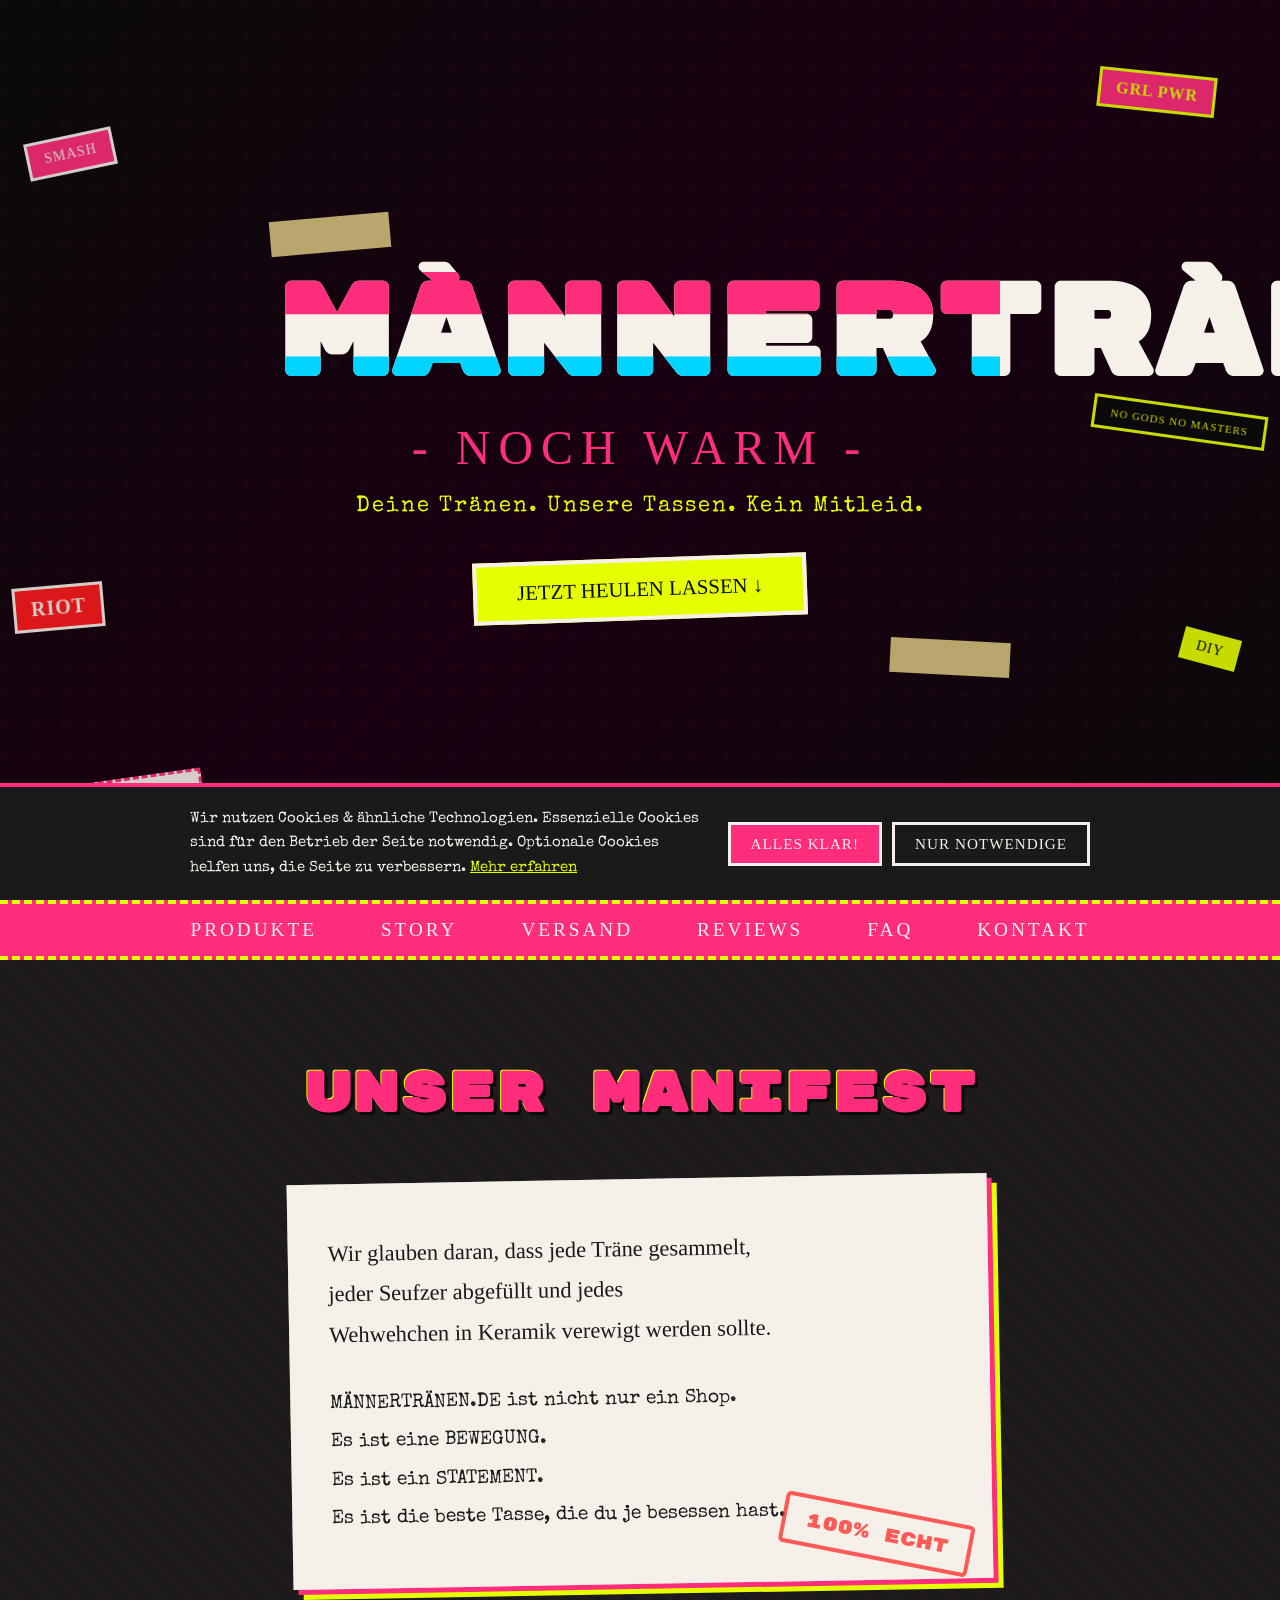
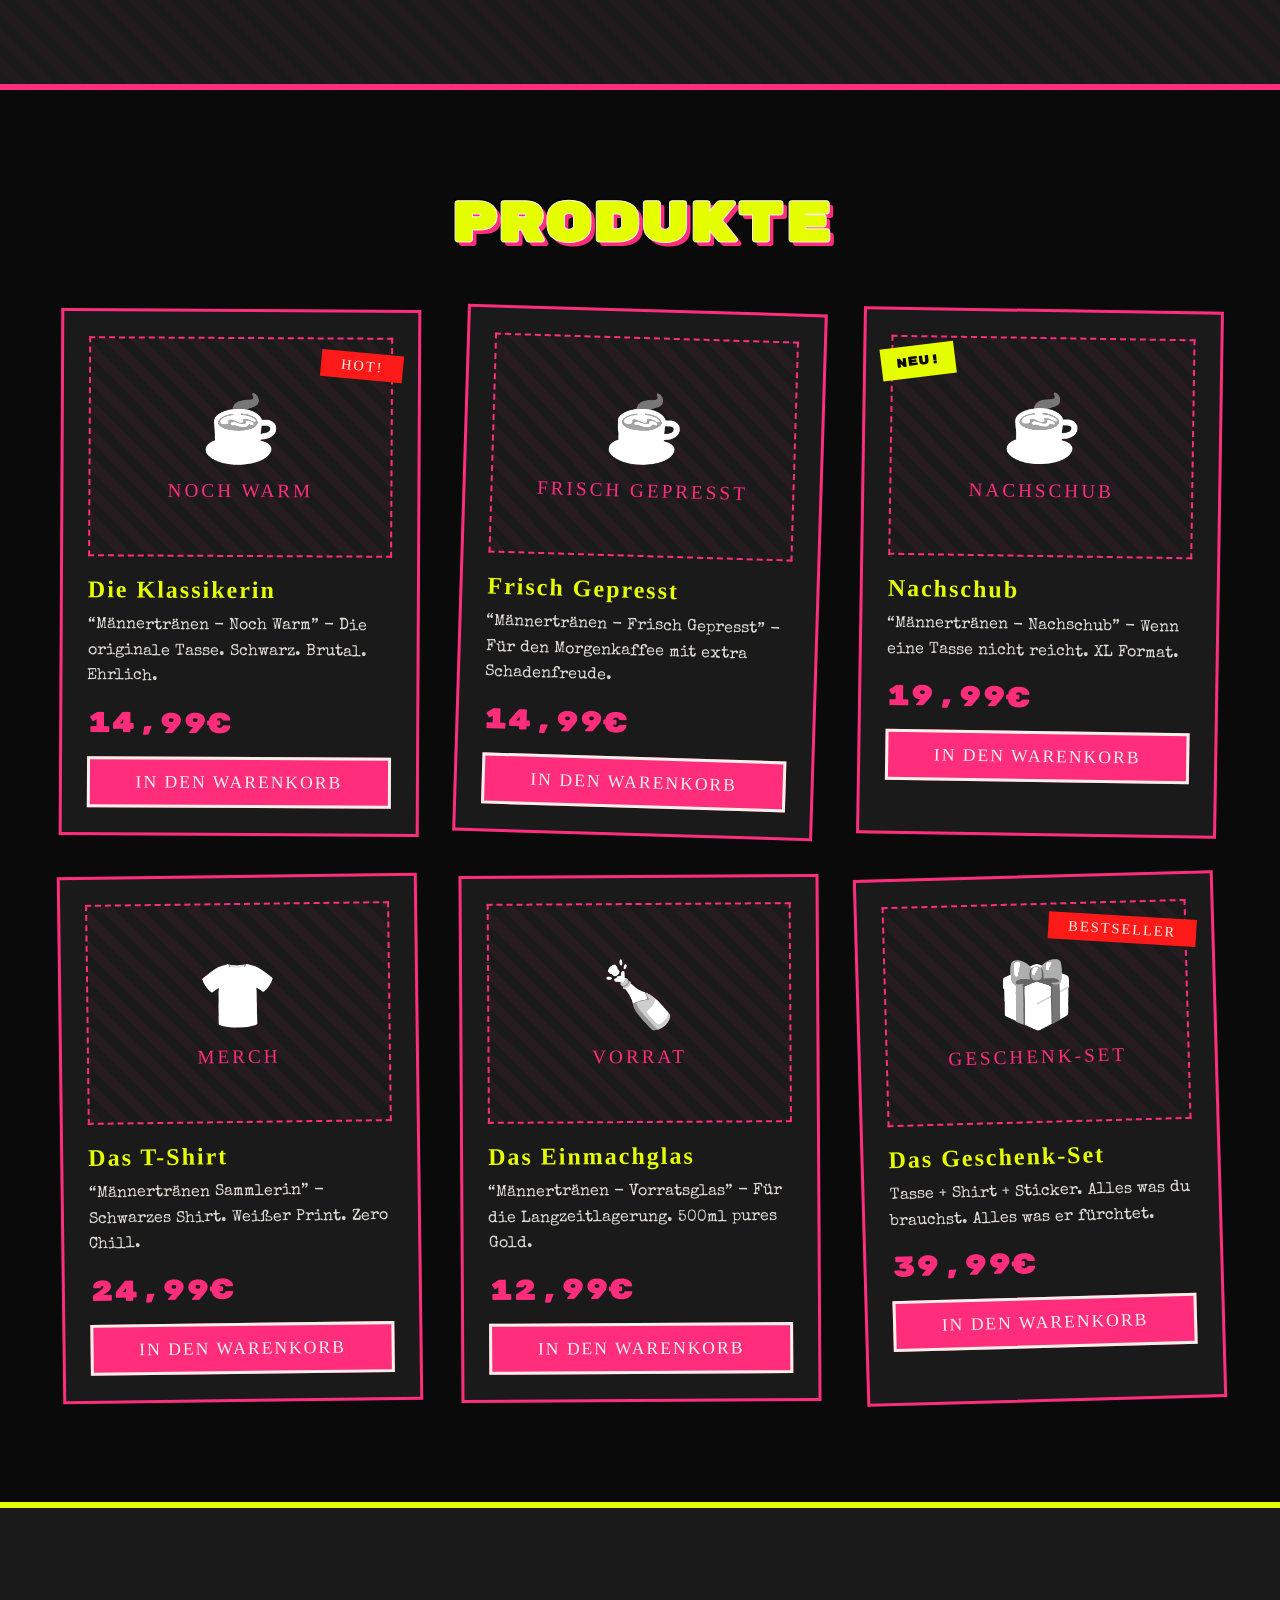
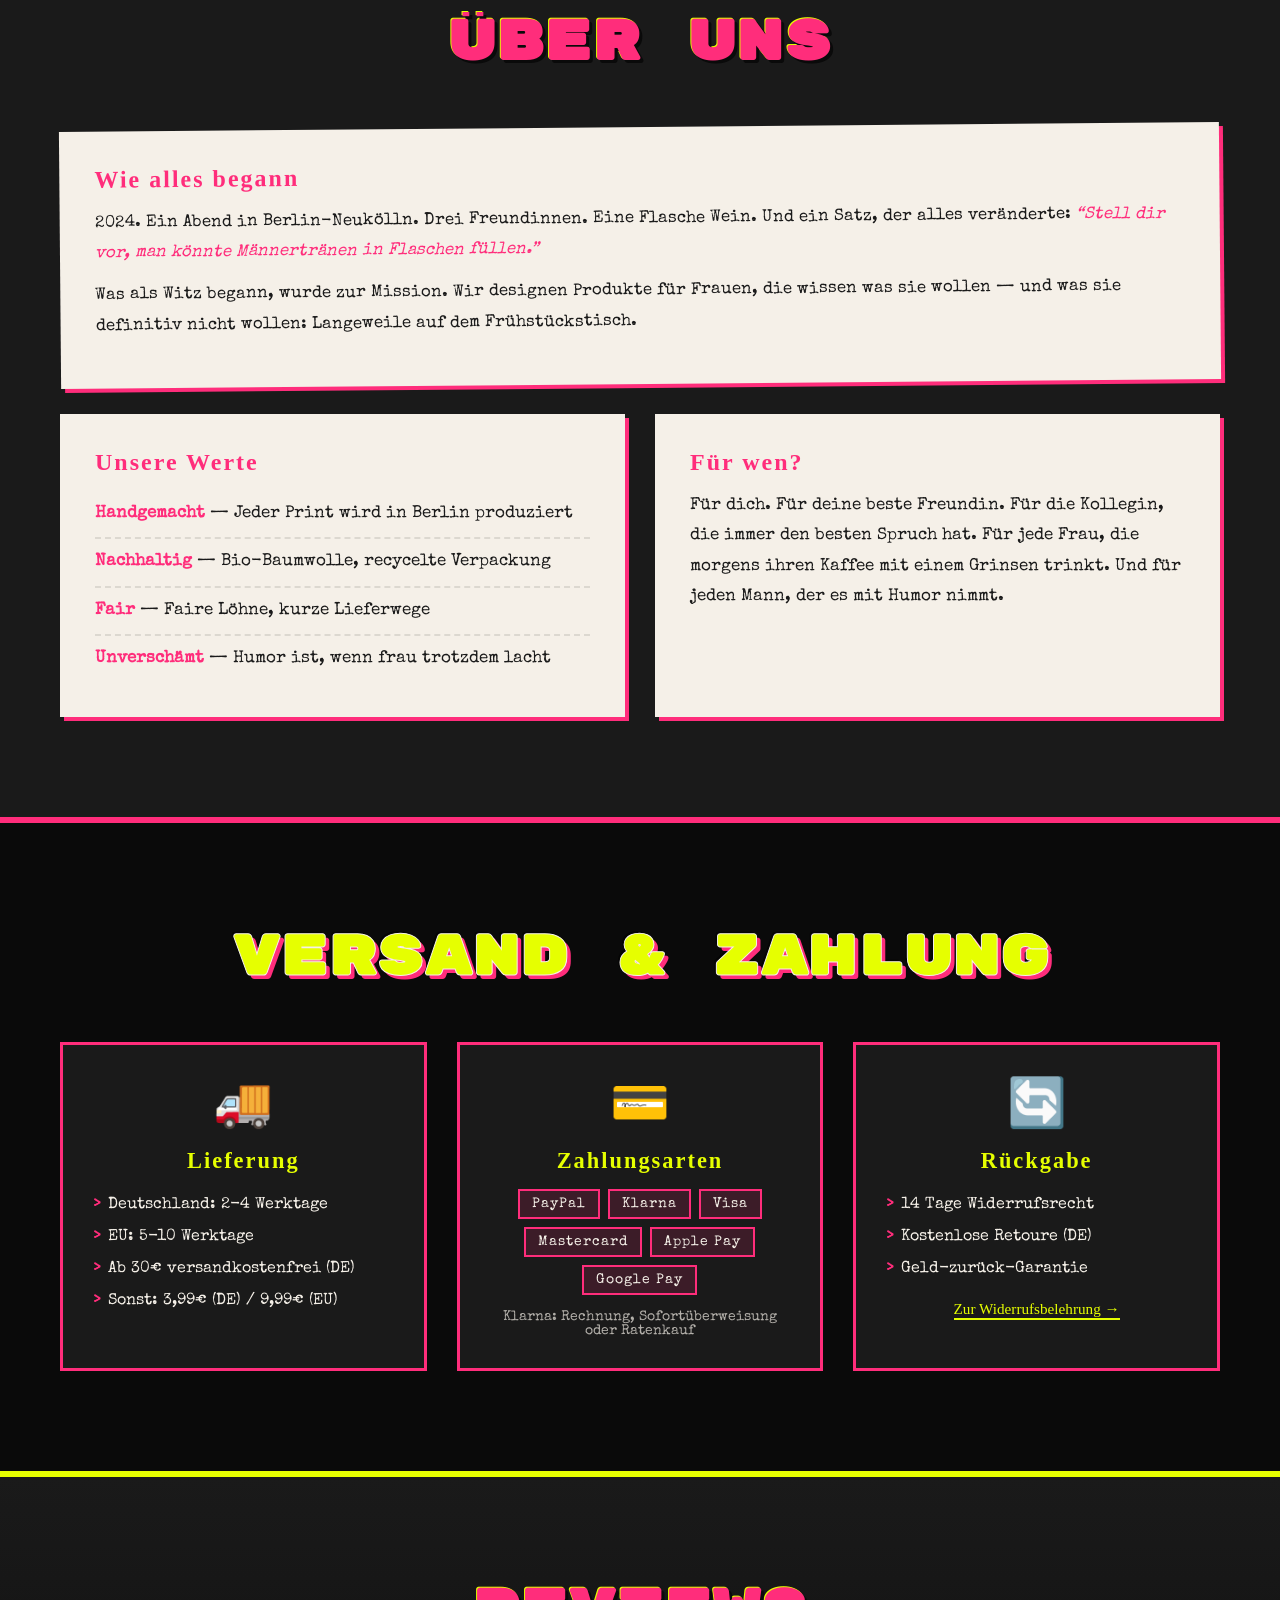
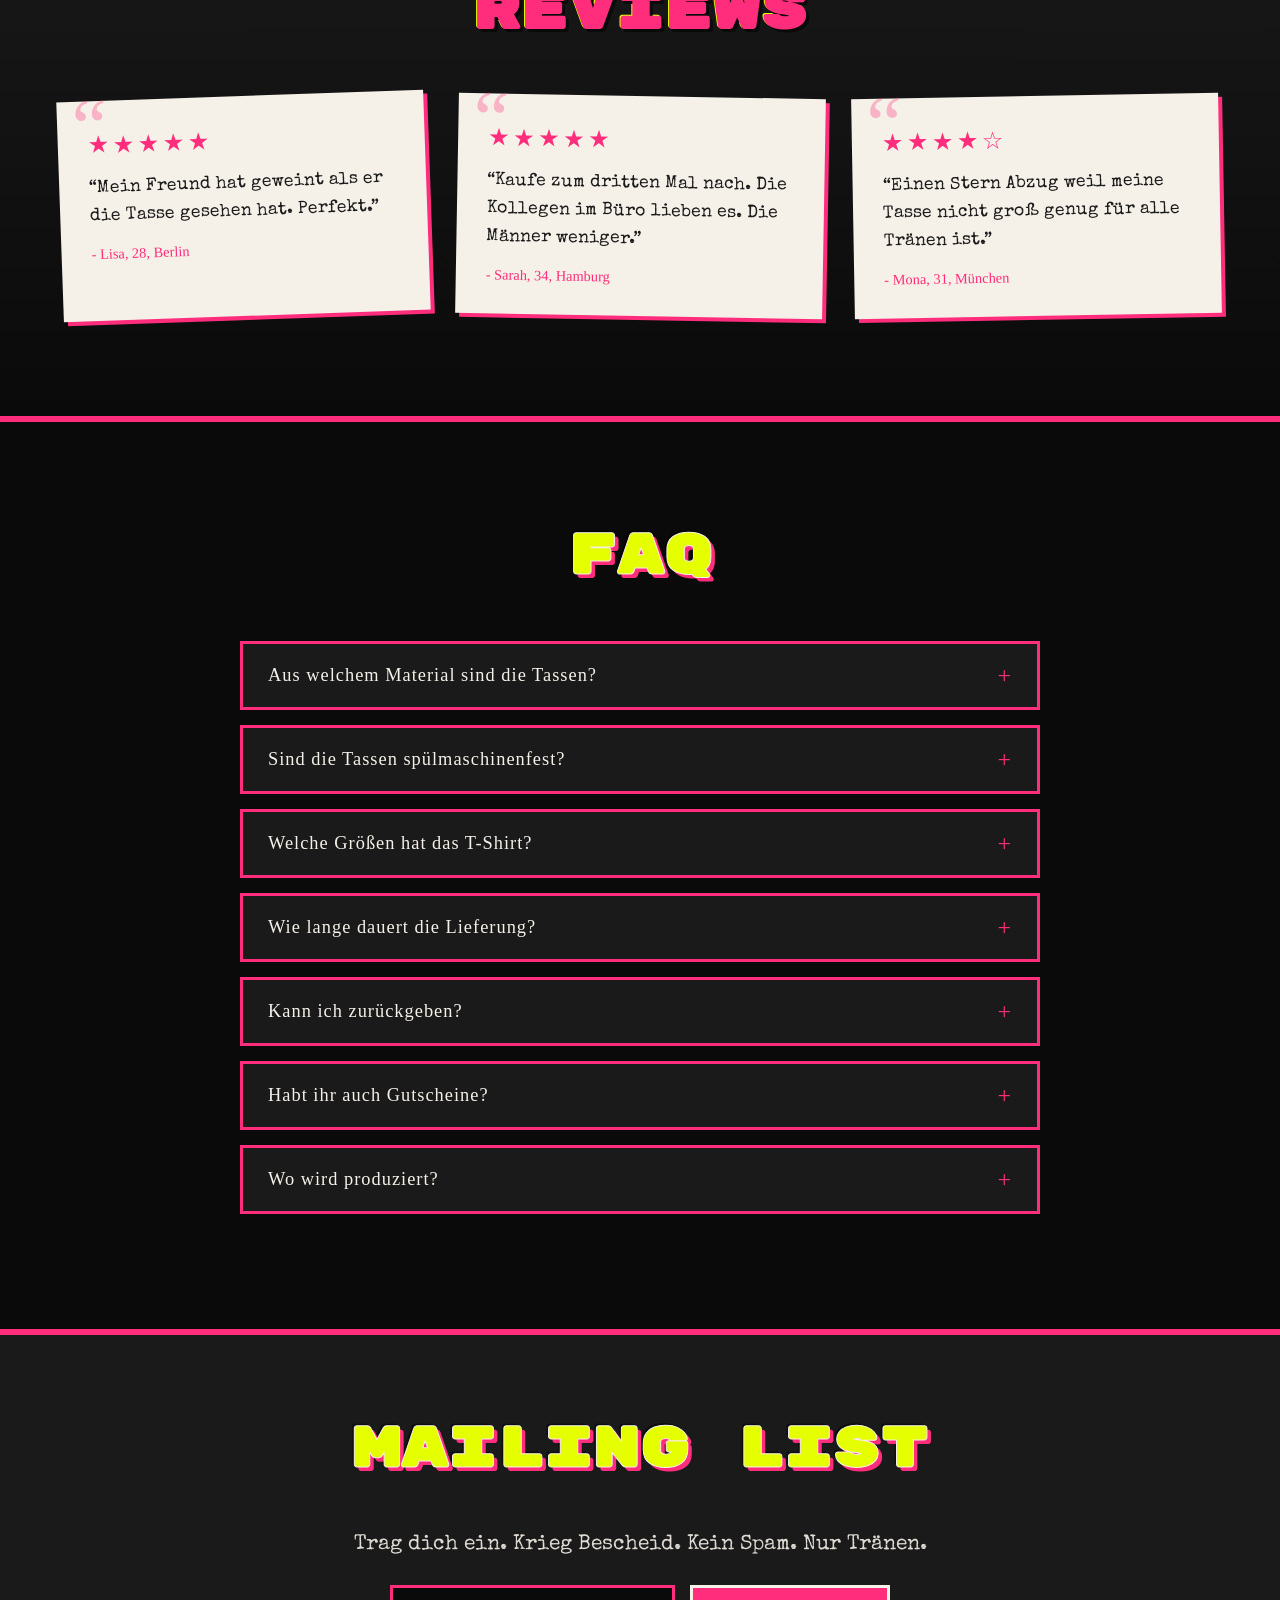
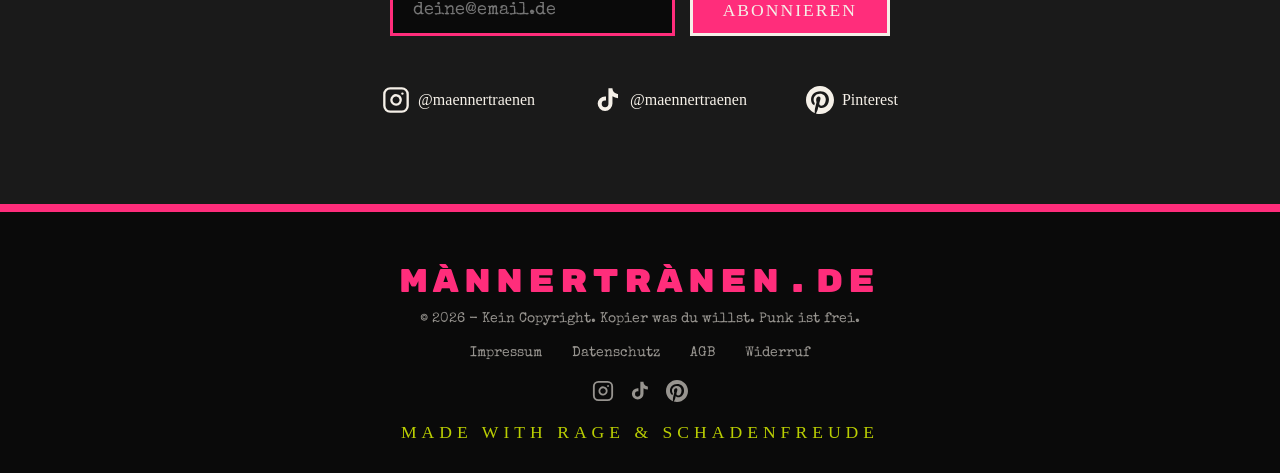
<file: index.html>
<!DOCTYPE html>
<html lang="de">
<head>
    <meta charset="UTF-8">
    <meta name="viewport" content="width=device-width, initial-scale=1.0">
    <title>M&Auml;NNERTR&Auml;NEN.DE - Noch Warm | Tassen, Merch &amp; mehr</title>
    <meta name="description" content="M&auml;nnertr&auml;nen - Noch Warm. Tassen, T-Shirts und Geschenke f&uuml;r alle, die keinen Bock auf Mitleid haben. Punk-Style Merch aus Berlin.">
    <meta name="keywords" content="M&auml;nnertr&auml;nen, Tassen, Merch, Geschenk, Punk, Berlin, feminismus, lustige Tassen">

    <!-- Open Graph / Social -->
    <meta property="og:type" content="website">
    <meta property="og:title" content="M&Auml;NNERTR&Auml;NEN.DE - Noch Warm">
    <meta property="og:description" content="Deine Tr&auml;nen. Unsere Tassen. Kein Mitleid. Punk-Style Merch aus Berlin.">
    <meta property="og:url" content="https://maennertraenen.de">
    <meta property="og:site_name" content="M&auml;nnertr&auml;nen.de">
    <meta property="og:locale" content="de_DE">

    <!-- Twitter -->
    <meta name="twitter:card" content="summary_large_image">
    <meta name="twitter:title" content="M&Auml;NNERTR&Auml;NEN.DE - Noch Warm">
    <meta name="twitter:description" content="Deine Tr&auml;nen. Unsere Tassen. Kein Mitleid.">

    <link rel="icon" type="image/svg+xml" href="favicon.svg">
    <link rel="canonical" href="https://maennertraenen.de">
    <link rel="stylesheet" href="style.css">
    <link rel="preconnect" href="https://fonts.googleapis.com">
    <link rel="preconnect" href="https://fonts.gstatic.com" crossorigin>
    <link href="https://fonts.googleapis.com/css2?family=Permanent+Marker&family=Special+Elite&family=Rubik+Mono+One&display=swap" rel="stylesheet">
</head>
<body>
    <!-- COOKIE BANNER -->
    <div id="cookie-banner" class="cookie-banner" role="dialog" aria-label="Cookie-Hinweis">
        <div class="cookie-inner">
            <p class="cookie-text">
                Wir nutzen Cookies &amp; &auml;hnliche Technologien. Essenzielle Cookies sind f&uuml;r den Betrieb der
                Seite notwendig. Optionale Cookies helfen uns, die Seite zu verbessern.
                <a href="datenschutz.html">Mehr erfahren</a>
            </p>
            <div class="cookie-buttons">
                <button id="cookie-accept-all" class="cookie-btn cookie-btn-accept">ALLES KLAR!</button>
                <button id="cookie-essentials" class="cookie-btn cookie-btn-essentials">NUR NOTWENDIGE</button>
            </div>
        </div>
    </div>

    <!-- RIOT GRRRL ZINE-STYLE STICKERS scattered around -->
    <div class="sticker sticker-1" aria-hidden="true">SMASH</div>
    <div class="sticker sticker-2" aria-hidden="true">NO GODS NO MASTERS</div>
    <div class="sticker sticker-3" aria-hidden="true">RIOT</div>
    <div class="sticker sticker-4" aria-hidden="true">DIY</div>
    <div class="sticker sticker-5" aria-hidden="true">PUNK'S NOT DEAD</div>
    <div class="sticker sticker-6" aria-hidden="true">GRL PWR</div>

    <!-- HEADER -->
    <header class="hero">
        <div class="hero-inner">
            <div class="tape tape-left" aria-hidden="true"></div>
            <div class="tape tape-right" aria-hidden="true"></div>
            <h1 class="glitch" data-text="M&Auml;NNERTR&Auml;NEN">M&Auml;NNERTR&Auml;NEN</h1>
            <p class="tagline">- NOCH WARM -</p>
            <p class="subtitle">Deine Tr&auml;nen. Unsere Tassen. Kein Mitleid.</p>
            <a href="#produkte" class="cta-btn">JETZT HEULEN LASSEN &darr;</a>
        </div>
    </header>

    <!-- NAV -->
    <nav class="punk-nav">
        <button class="nav-toggle" id="nav-toggle" aria-label="Menu" aria-expanded="false">
            <span></span>
            <span></span>
            <span></span>
        </button>
        <ul id="nav-menu">
            <li><a href="#produkte">PRODUKTE</a></li>
            <li><a href="#story">STORY</a></li>
            <li><a href="#versand">VERSAND</a></li>
            <li><a href="#reviews">REVIEWS</a></li>
            <li><a href="#faq">FAQ</a></li>
            <li><a href="#kontakt">KONTAKT</a></li>
        </ul>
    </nav>

    <!-- MANIFEST -->
    <section id="manifest" class="manifest-section">
        <div class="container">
            <h2 class="section-title torn">UNSER MANIFEST</h2>
            <div class="zine-page">
                <p class="handwritten">Wir glauben daran, dass jede Tr&auml;ne gesammelt,<br>
                jeder Seufzer abgef&uuml;llt und jedes<br>
                Wehwehchen in Keramik verewigt werden sollte.</p>
                <p class="typewriter">M&Auml;NNERTR&Auml;NEN.DE ist nicht nur ein Shop.<br>
                Es ist eine BEWEGUNG.<br>
                Es ist ein STATEMENT.<br>
                Es ist die beste Tasse, die du je besessen hast.</p>
                <div class="stamp" aria-hidden="true">100% ECHT</div>
            </div>
        </div>
    </section>

    <!-- PRODUKTE -->
    <section id="produkte" class="products-section">
        <div class="container">
            <h2 class="section-title spray">PRODUKTE</h2>
            <div class="product-grid">

                <!-- Product 1 -->
                <div class="product-card" data-name="Die Klassikerin" data-price="14.99">
                    <div class="product-img-wrapper">
                        <div class="product-placeholder mug-1">
                            <span class="mug-icon">&#9749;</span>
                            <span class="mug-label">NOCH WARM</span>
                        </div>
                        <div class="sold-tape" aria-hidden="true">HOT!</div>
                    </div>
                    <h3>Die Klassikerin</h3>
                    <p class="product-desc">&ldquo;M&auml;nnertr&auml;nen - Noch Warm&rdquo; - Die originale Tasse. Schwarz. Brutal. Ehrlich.</p>
                    <p class="price">14,99&euro;</p>
                    <button class="buy-btn" type="button">IN DEN WARENKORB</button>
                </div>

                <!-- Product 2 -->
                <div class="product-card" data-name="Frisch Gepresst" data-price="14.99">
                    <div class="product-img-wrapper">
                        <div class="product-placeholder mug-2">
                            <span class="mug-icon">&#9749;</span>
                            <span class="mug-label">FRISCH GEPRESST</span>
                        </div>
                    </div>
                    <h3>Frisch Gepresst</h3>
                    <p class="product-desc">&ldquo;M&auml;nnertr&auml;nen - Frisch Gepresst&rdquo; - F&uuml;r den Morgenkaffee mit extra Schadenfreude.</p>
                    <p class="price">14,99&euro;</p>
                    <button class="buy-btn" type="button">IN DEN WARENKORB</button>
                </div>

                <!-- Product 3 -->
                <div class="product-card" data-name="Nachschub XL" data-price="19.99">
                    <div class="product-img-wrapper">
                        <div class="product-placeholder mug-3">
                            <span class="mug-icon">&#9749;</span>
                            <span class="mug-label">NACHSCHUB</span>
                        </div>
                        <div class="new-badge" aria-hidden="true">NEU!</div>
                    </div>
                    <h3>Nachschub</h3>
                    <p class="product-desc">&ldquo;M&auml;nnertr&auml;nen - Nachschub&rdquo; - Wenn eine Tasse nicht reicht. XL Format.</p>
                    <p class="price">19,99&euro;</p>
                    <button class="buy-btn" type="button">IN DEN WARENKORB</button>
                </div>

                <!-- Product 4 -->
                <div class="product-card" data-name="Das T-Shirt" data-price="24.99">
                    <div class="product-img-wrapper">
                        <div class="product-placeholder mug-4">
                            <span class="mug-icon">&#128085;</span>
                            <span class="mug-label">MERCH</span>
                        </div>
                    </div>
                    <h3>Das T-Shirt</h3>
                    <p class="product-desc">&ldquo;M&auml;nnertr&auml;nen Sammlerin&rdquo; - Schwarzes Shirt. Wei&szlig;er Print. Zero Chill.</p>
                    <p class="price">24,99&euro;</p>
                    <button class="buy-btn" type="button">IN DEN WARENKORB</button>
                </div>

                <!-- Product 5 -->
                <div class="product-card" data-name="Das Einmachglas" data-price="12.99">
                    <div class="product-img-wrapper">
                        <div class="product-placeholder mug-5">
                            <span class="mug-icon">&#127870;</span>
                            <span class="mug-label">VORRAT</span>
                        </div>
                    </div>
                    <h3>Das Einmachglas</h3>
                    <p class="product-desc">&ldquo;M&auml;nnertr&auml;nen - Vorratsglas&rdquo; - F&uuml;r die Langzeitlagerung. 500ml pures Gold.</p>
                    <p class="price">12,99&euro;</p>
                    <button class="buy-btn" type="button">IN DEN WARENKORB</button>
                </div>

                <!-- Product 6 -->
                <div class="product-card" data-name="Das Geschenk-Set" data-price="39.99">
                    <div class="product-img-wrapper">
                        <div class="product-placeholder mug-6">
                            <span class="mug-icon">&#127873;</span>
                            <span class="mug-label">GESCHENK-SET</span>
                        </div>
                        <div class="sold-tape" aria-hidden="true">BESTSELLER</div>
                    </div>
                    <h3>Das Geschenk-Set</h3>
                    <p class="product-desc">Tasse + Shirt + Sticker. Alles was du brauchst. Alles was er f&uuml;rchtet.</p>
                    <p class="price">39,99&euro;</p>
                    <button class="buy-btn" type="button">IN DEN WARENKORB</button>
                </div>

            </div>
        </div>
    </section>

    <!-- &Uuml;BER UNS / BRAND STORY -->
    <section id="story" class="story-section">
        <div class="container">
            <h2 class="section-title torn">&Uuml;BER UNS</h2>
            <div class="story-grid">
                <div class="story-card story-card-main">
                    <h3>Wie alles begann</h3>
                    <p>
                        2024. Ein Abend in Berlin-Neuk&ouml;lln. Drei Freundinnen. Eine Flasche Wein.
                        Und ein Satz, der alles ver&auml;nderte: <em>&ldquo;Stell dir vor, man k&ouml;nnte
                        M&auml;nnertr&auml;nen in Flaschen f&uuml;llen.&rdquo;</em>
                    </p>
                    <p>
                        Was als Witz begann, wurde zur Mission. Wir designen Produkte f&uuml;r Frauen,
                        die wissen was sie wollen &mdash; und was sie definitiv nicht wollen: Langeweile
                        auf dem Fr&uuml;hst&uuml;ckstisch.
                    </p>
                </div>
                <div class="story-card">
                    <h3>Unsere Werte</h3>
                    <ul class="values-list">
                        <li><strong>Handgemacht</strong> &mdash; Jeder Print wird in Berlin produziert</li>
                        <li><strong>Nachhaltig</strong> &mdash; Bio-Baumwolle, recycelte Verpackung</li>
                        <li><strong>Fair</strong> &mdash; Faire L&ouml;hne, kurze Lieferwege</li>
                        <li><strong>Unversch&auml;mt</strong> &mdash; Humor ist, wenn frau trotzdem lacht</li>
                    </ul>
                </div>
                <div class="story-card">
                    <h3>F&uuml;r wen?</h3>
                    <p>
                        F&uuml;r dich. F&uuml;r deine beste Freundin. F&uuml;r die Kollegin, die immer
                        den besten Spruch hat. F&uuml;r jede Frau, die morgens ihren Kaffee mit einem
                        Grinsen trinkt. Und f&uuml;r jeden Mann, der es mit Humor nimmt.
                    </p>
                </div>
            </div>
        </div>
    </section>

    <!-- VERSAND & ZAHLUNG -->
    <section id="versand" class="shipping-section">
        <div class="container">
            <h2 class="section-title spray">VERSAND &amp; ZAHLUNG</h2>
            <div class="shipping-grid">
                <div class="shipping-card">
                    <div class="shipping-icon">&#128666;</div>
                    <h3>Lieferung</h3>
                    <ul>
                        <li>Deutschland: 2-4 Werktage</li>
                        <li>EU: 5-10 Werktage</li>
                        <li>Ab 30&euro; versandkostenfrei (DE)</li>
                        <li>Sonst: 3,99&euro; (DE) / 9,99&euro; (EU)</li>
                    </ul>
                </div>
                <div class="shipping-card">
                    <div class="shipping-icon">&#128179;</div>
                    <h3>Zahlungsarten</h3>
                    <div class="payment-methods">
                        <span class="payment-badge">PayPal</span>
                        <span class="payment-badge">Klarna</span>
                        <span class="payment-badge">Visa</span>
                        <span class="payment-badge">Mastercard</span>
                        <span class="payment-badge">Apple Pay</span>
                        <span class="payment-badge">Google Pay</span>
                    </div>
                    <p class="payment-note">Klarna: Rechnung, Sofort&uuml;berweisung oder Ratenkauf</p>
                </div>
                <div class="shipping-card">
                    <div class="shipping-icon">&#128260;</div>
                    <h3>R&uuml;ckgabe</h3>
                    <ul>
                        <li>14 Tage Widerrufsrecht</li>
                        <li>Kostenlose Retoure (DE)</li>
                        <li>Geld-zur&uuml;ck-Garantie</li>
                    </ul>
                    <a href="widerruf.html" class="shipping-link">Zur Widerrufsbelehrung &rarr;</a>
                </div>
            </div>
        </div>
    </section>

    <!-- REVIEWS -->
    <section id="reviews" class="reviews-section">
        <div class="container">
            <h2 class="section-title torn">REVIEWS</h2>
            <div class="reviews-grid">
                <div class="review-card">
                    <div class="review-stars">&#9733;&#9733;&#9733;&#9733;&#9733;</div>
                    <p class="review-text">&ldquo;Mein Freund hat geweint als er die Tasse gesehen hat. Perfekt.&rdquo;</p>
                    <p class="review-author">- Lisa, 28, Berlin</p>
                </div>
                <div class="review-card">
                    <div class="review-stars">&#9733;&#9733;&#9733;&#9733;&#9733;</div>
                    <p class="review-text">&ldquo;Kaufe zum dritten Mal nach. Die Kollegen im B&uuml;ro lieben es. Die M&auml;nner weniger.&rdquo;</p>
                    <p class="review-author">- Sarah, 34, Hamburg</p>
                </div>
                <div class="review-card">
                    <div class="review-stars">&#9733;&#9733;&#9733;&#9733;&#9734;</div>
                    <p class="review-text">&ldquo;Einen Stern Abzug weil meine Tasse nicht gro&szlig; genug f&uuml;r alle Tr&auml;nen ist.&rdquo;</p>
                    <p class="review-author">- Mona, 31, M&uuml;nchen</p>
                </div>
            </div>
        </div>
    </section>

    <!-- FAQ -->
    <section id="faq" class="faq-section">
        <div class="container">
            <h2 class="section-title spray">FAQ</h2>
            <div class="faq-list">
                <details class="faq-item">
                    <summary>Aus welchem Material sind die Tassen?</summary>
                    <p>Hochwertige Keramik, 330ml Fassungsverm&ouml;gen (XL: 450ml). Der Print ist sp&uuml;lmaschinenfest und mikrowellengeeignet. Deine Tr&auml;nen bleiben also auch nach dem 100. Sp&uuml;lgang noch warm.</p>
                </details>
                <details class="faq-item">
                    <summary>Sind die Tassen sp&uuml;lmaschinenfest?</summary>
                    <p>Ja! Alle unsere Tassen sind sp&uuml;lmaschinengeeignet. Wir empfehlen trotzdem: Oberes Fach, nicht &uuml;ber 60&deg;C. Dann hast du l&auml;nger Freude daran.</p>
                </details>
                <details class="faq-item">
                    <summary>Welche Gr&ouml;&szlig;en hat das T-Shirt?</summary>
                    <p>XS bis 3XL. Unisex-Schnitt aus 100% Bio-Baumwolle (180g/m&sup2;). F&auml;llt normal aus. Im Zweifel eine Gr&ouml;&szlig;e gr&ouml;&szlig;er f&uuml;r den Oversized-Look.</p>
                </details>
                <details class="faq-item">
                    <summary>Wie lange dauert die Lieferung?</summary>
                    <p>Deutschland: 2-4 Werktage. EU: 5-10 Werktage. Wir versenden mit DHL GoGreen &mdash; klimaneutral. Tracking-Link kommt per E-Mail.</p>
                </details>
                <details class="faq-item">
                    <summary>Kann ich zur&uuml;ckgeben?</summary>
                    <p>Klar. 14 Tage Widerrufsrecht, kostenlose Retoure innerhalb Deutschlands. Einfach per E-Mail melden: widerruf@maennertraenen.de. Mehr Infos: <a href="widerruf.html">Widerrufsbelehrung</a>.</p>
                </details>
                <details class="faq-item">
                    <summary>Habt ihr auch Gutscheine?</summary>
                    <p>Kommt bald! Bis dahin: Einfach das Geschenk-Set nehmen. Da ist f&uuml;r jeden Anlass was dabei.</p>
                </details>
                <details class="faq-item">
                    <summary>Wo wird produziert?</summary>
                    <p>Alles in Berlin. Kurze Wege, faire L&ouml;hne, recycelte Verpackung. Punk ist, wenn die Lieferkette stimmt.</p>
                </details>
            </div>
        </div>
    </section>

    <!-- NEWSLETTER / KONTAKT -->
    <section id="kontakt" class="contact-section">
        <div class="container">
            <h2 class="section-title spray">MAILING LIST</h2>
            <p class="contact-text">Trag dich ein. Krieg Bescheid. Kein Spam. Nur Tr&auml;nen.</p>
            <form class="newsletter-form" onsubmit="event.preventDefault(); alert('Willkommen im Club der Tr&auml;nensammlerinnen!');">
                <input type="email" placeholder="deine@email.de" required aria-label="E-Mail-Adresse">
                <button type="submit" class="buy-btn">ABONNIEREN</button>
            </form>
            <!-- SOCIAL MEDIA -->
            <div class="social-links">
                <a href="#" class="social-link" aria-label="Instagram" title="Folge uns auf Instagram">
                    <svg width="28" height="28" viewBox="0 0 24 24" fill="none" stroke="currentColor" stroke-width="2" stroke-linecap="round" stroke-linejoin="round"><rect x="2" y="2" width="20" height="20" rx="5" ry="5"/><path d="M16 11.37A4 4 0 1 1 12.63 8 4 4 0 0 1 16 11.37z"/><line x1="17.5" y1="6.5" x2="17.51" y2="6.5"/></svg>
                    <span>@maennertraenen</span>
                </a>
                <a href="#" class="social-link" aria-label="TikTok" title="Folge uns auf TikTok">
                    <svg width="28" height="28" viewBox="0 0 24 24" fill="currentColor"><path d="M19.59 6.69a4.83 4.83 0 0 1-3.77-4.25V2h-3.45v13.67a2.89 2.89 0 0 1-2.88 2.5 2.89 2.89 0 0 1-2.89-2.89 2.89 2.89 0 0 1 2.89-2.89c.28 0 .54.04.79.1v-3.5a6.37 6.37 0 0 0-.79-.05A6.34 6.34 0 0 0 3.15 15a6.34 6.34 0 0 0 6.34 6.34 6.34 6.34 0 0 0 6.34-6.34V8.88a8.21 8.21 0 0 0 4.76 1.52V6.96a4.85 4.85 0 0 1-1-.27z"/></svg>
                    <span>@maennertraenen</span>
                </a>
                <a href="#" class="social-link" aria-label="Pinterest" title="Folge uns auf Pinterest">
                    <svg width="28" height="28" viewBox="0 0 24 24" fill="currentColor"><path d="M12 0C5.373 0 0 5.372 0 12c0 5.084 3.163 9.426 7.627 11.174-.105-.949-.2-2.405.042-3.441.218-.937 1.407-5.965 1.407-5.965s-.359-.719-.359-1.782c0-1.668.967-2.914 2.171-2.914 1.023 0 1.518.769 1.518 1.69 0 1.029-.655 2.568-.994 3.995-.283 1.194.599 2.169 1.777 2.169 2.133 0 3.772-2.249 3.772-5.495 0-2.873-2.064-4.882-5.012-4.882-3.414 0-5.418 2.561-5.418 5.207 0 1.031.397 2.138.893 2.738a.36.36 0 0 1 .083.345l-.333 1.36c-.053.22-.174.267-.402.161-1.499-.698-2.436-2.889-2.436-4.649 0-3.785 2.75-7.262 7.929-7.262 4.163 0 7.398 2.967 7.398 6.931 0 4.136-2.607 7.464-6.227 7.464-1.216 0-2.359-.631-2.75-1.378l-.748 2.853c-.271 1.043-1.002 2.35-1.492 3.146C9.57 23.812 10.763 24 12 24c6.627 0 12-5.373 12-12 0-6.628-5.373-12-12-12z"/></svg>
                    <span>Pinterest</span>
                </a>
            </div>
        </div>
    </section>

    <!-- SLIDE-OUT CART -->
    <div id="cart-overlay" class="cart-overlay" aria-hidden="true"></div>
    <aside id="cart-drawer" class="cart-drawer" aria-label="Warenkorb">
        <div class="cart-header">
            <h3>WARENKORB</h3>
            <button id="cart-close" class="cart-close" type="button" aria-label="Warenkorb schlie&szlig;en">&times;</button>
        </div>
        <div id="cart-items" class="cart-items">
            <p class="cart-empty">Noch leer. Zeit, das zu &auml;ndern.</p>
        </div>
        <div id="cart-footer" class="cart-footer" style="display:none;">
            <div class="cart-total">
                <span>GESAMT:</span>
                <span id="cart-total-price">0,00&euro;</span>
            </div>
            <button id="cart-checkout" class="buy-btn cart-checkout-btn" type="button">ZUR KASSE</button>
            <p class="cart-legal-note">Versandkosten werden an der Kasse berechnet.</p>
        </div>
    </aside>

    <!-- FOOTER -->
    <footer class="punk-footer">
        <div class="container">
            <p class="footer-logo">M&Auml;NNERTR&Auml;NEN.DE</p>
            <p class="footer-copy">&copy; 2026 - Kein Copyright. Kopier was du willst. Punk ist frei.</p>
            <div class="footer-links">
                <a href="impressum.html">Impressum</a>
                <a href="datenschutz.html">Datenschutz</a>
                <a href="agb.html">AGB</a>
                <a href="widerruf.html">Widerruf</a>
            </div>
            <div class="social-links social-links-footer">
                <a href="#" aria-label="Instagram">
                    <svg width="22" height="22" viewBox="0 0 24 24" fill="none" stroke="currentColor" stroke-width="2" stroke-linecap="round" stroke-linejoin="round"><rect x="2" y="2" width="20" height="20" rx="5" ry="5"/><path d="M16 11.37A4 4 0 1 1 12.63 8 4 4 0 0 1 16 11.37z"/><line x1="17.5" y1="6.5" x2="17.51" y2="6.5"/></svg>
                </a>
                <a href="#" aria-label="TikTok">
                    <svg width="22" height="22" viewBox="0 0 24 24" fill="currentColor"><path d="M19.59 6.69a4.83 4.83 0 0 1-3.77-4.25V2h-3.45v13.67a2.89 2.89 0 0 1-2.88 2.5 2.89 2.89 0 0 1-2.89-2.89 2.89 2.89 0 0 1 2.89-2.89c.28 0 .54.04.79.1v-3.5a6.37 6.37 0 0 0-.79-.05A6.34 6.34 0 0 0 3.15 15a6.34 6.34 0 0 0 6.34 6.34 6.34 6.34 0 0 0 6.34-6.34V8.88a8.21 8.21 0 0 0 4.76 1.52V6.96a4.85 4.85 0 0 1-1-.27z"/></svg>
                </a>
                <a href="#" aria-label="Pinterest">
                    <svg width="22" height="22" viewBox="0 0 24 24" fill="currentColor"><path d="M12 0C5.373 0 0 5.372 0 12c0 5.084 3.163 9.426 7.627 11.174-.105-.949-.2-2.405.042-3.441.218-.937 1.407-5.965 1.407-5.965s-.359-.719-.359-1.782c0-1.668.967-2.914 2.171-2.914 1.023 0 1.518.769 1.518 1.69 0 1.029-.655 2.568-.994 3.995-.283 1.194.599 2.169 1.777 2.169 2.133 0 3.772-2.249 3.772-5.495 0-2.873-2.064-4.882-5.012-4.882-3.414 0-5.418 2.561-5.418 5.207 0 1.031.397 2.138.893 2.738a.36.36 0 0 1 .083.345l-.333 1.36c-.053.22-.174.267-.402.161-1.499-.698-2.436-2.889-2.436-4.649 0-3.785 2.75-7.262 7.929-7.262 4.163 0 7.398 2.967 7.398 6.931 0 4.136-2.607 7.464-6.227 7.464-1.216 0-2.359-.631-2.75-1.378l-.748 2.853c-.271 1.043-1.002 2.35-1.492 3.146C9.57 23.812 10.763 24 12 24c6.627 0 12-5.373 12-12 0-6.628-5.373-12-12-12z"/></svg>
                </a>
            </div>
            <p class="footer-slogan">MADE WITH RAGE &amp; SCHADENFREUDE</p>
        </div>
    </footer>

    <script src="script.js"></script>
</body>
</html>
</file>
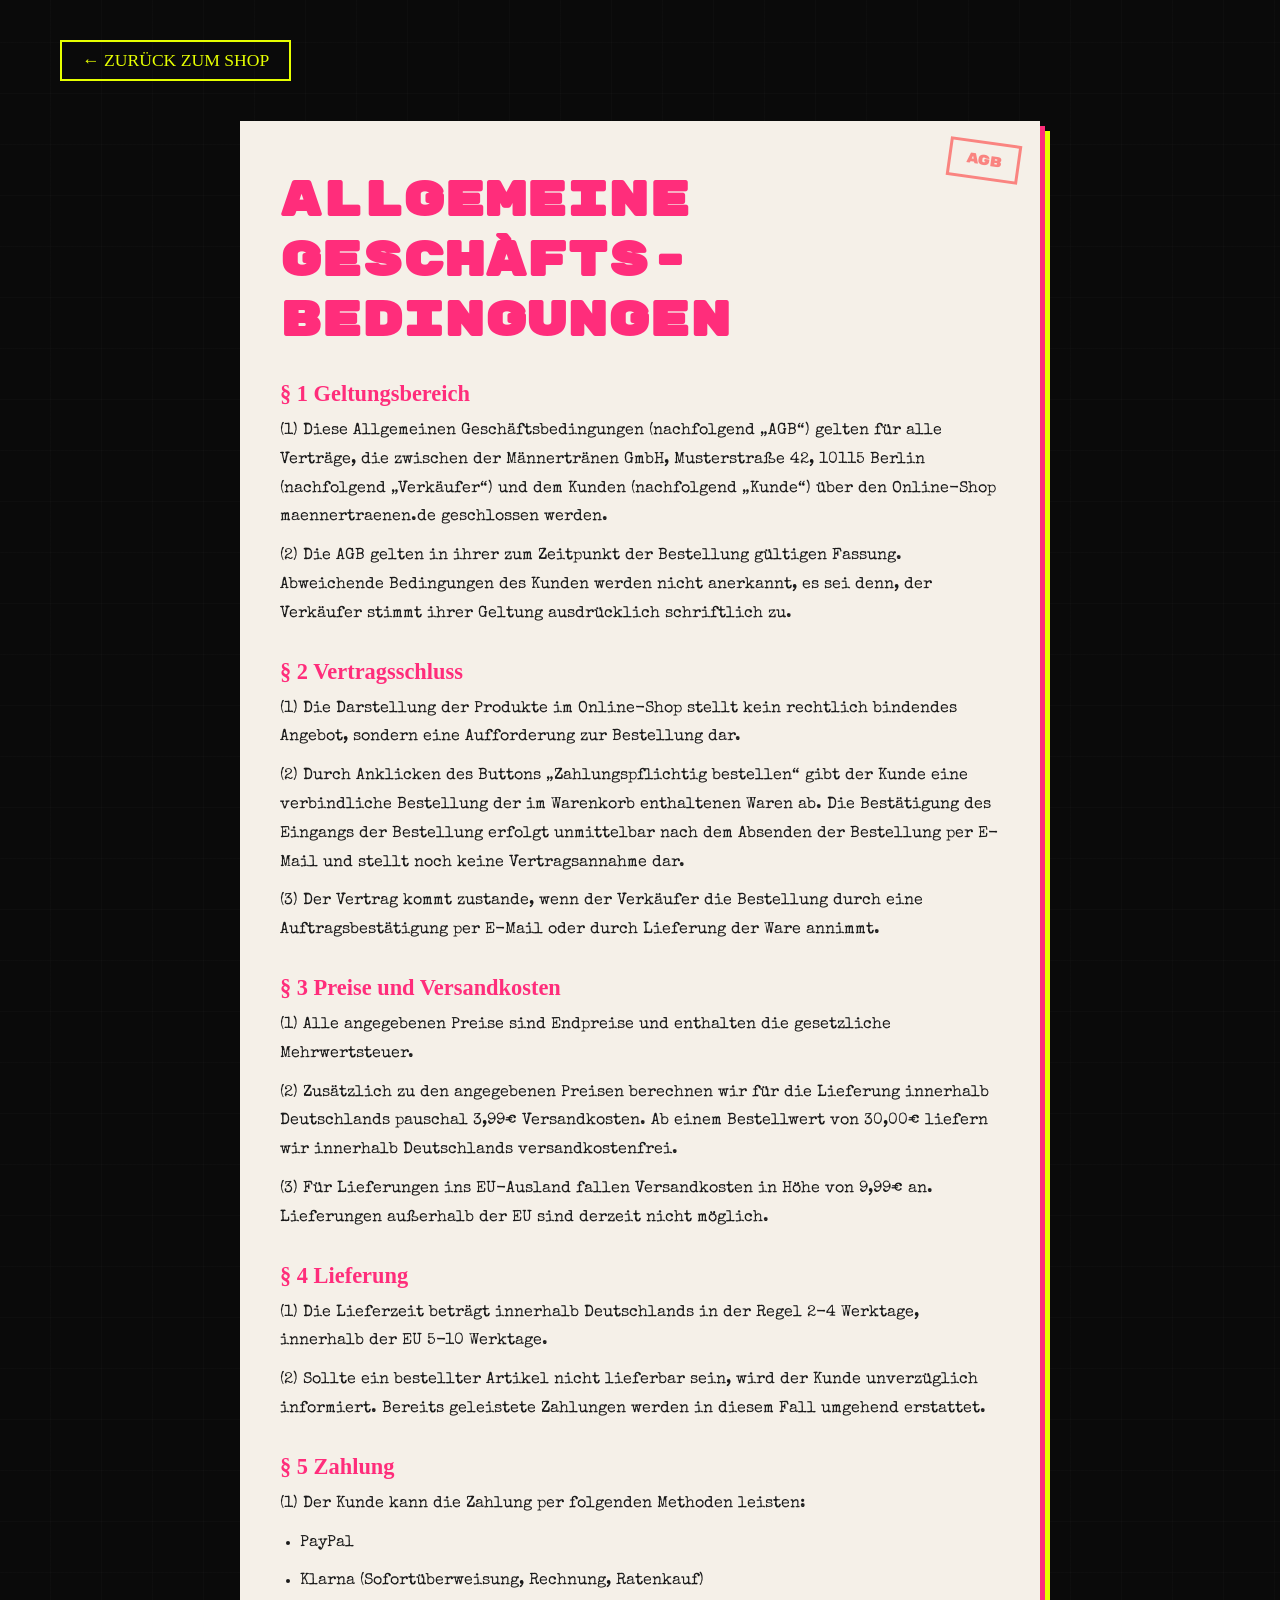
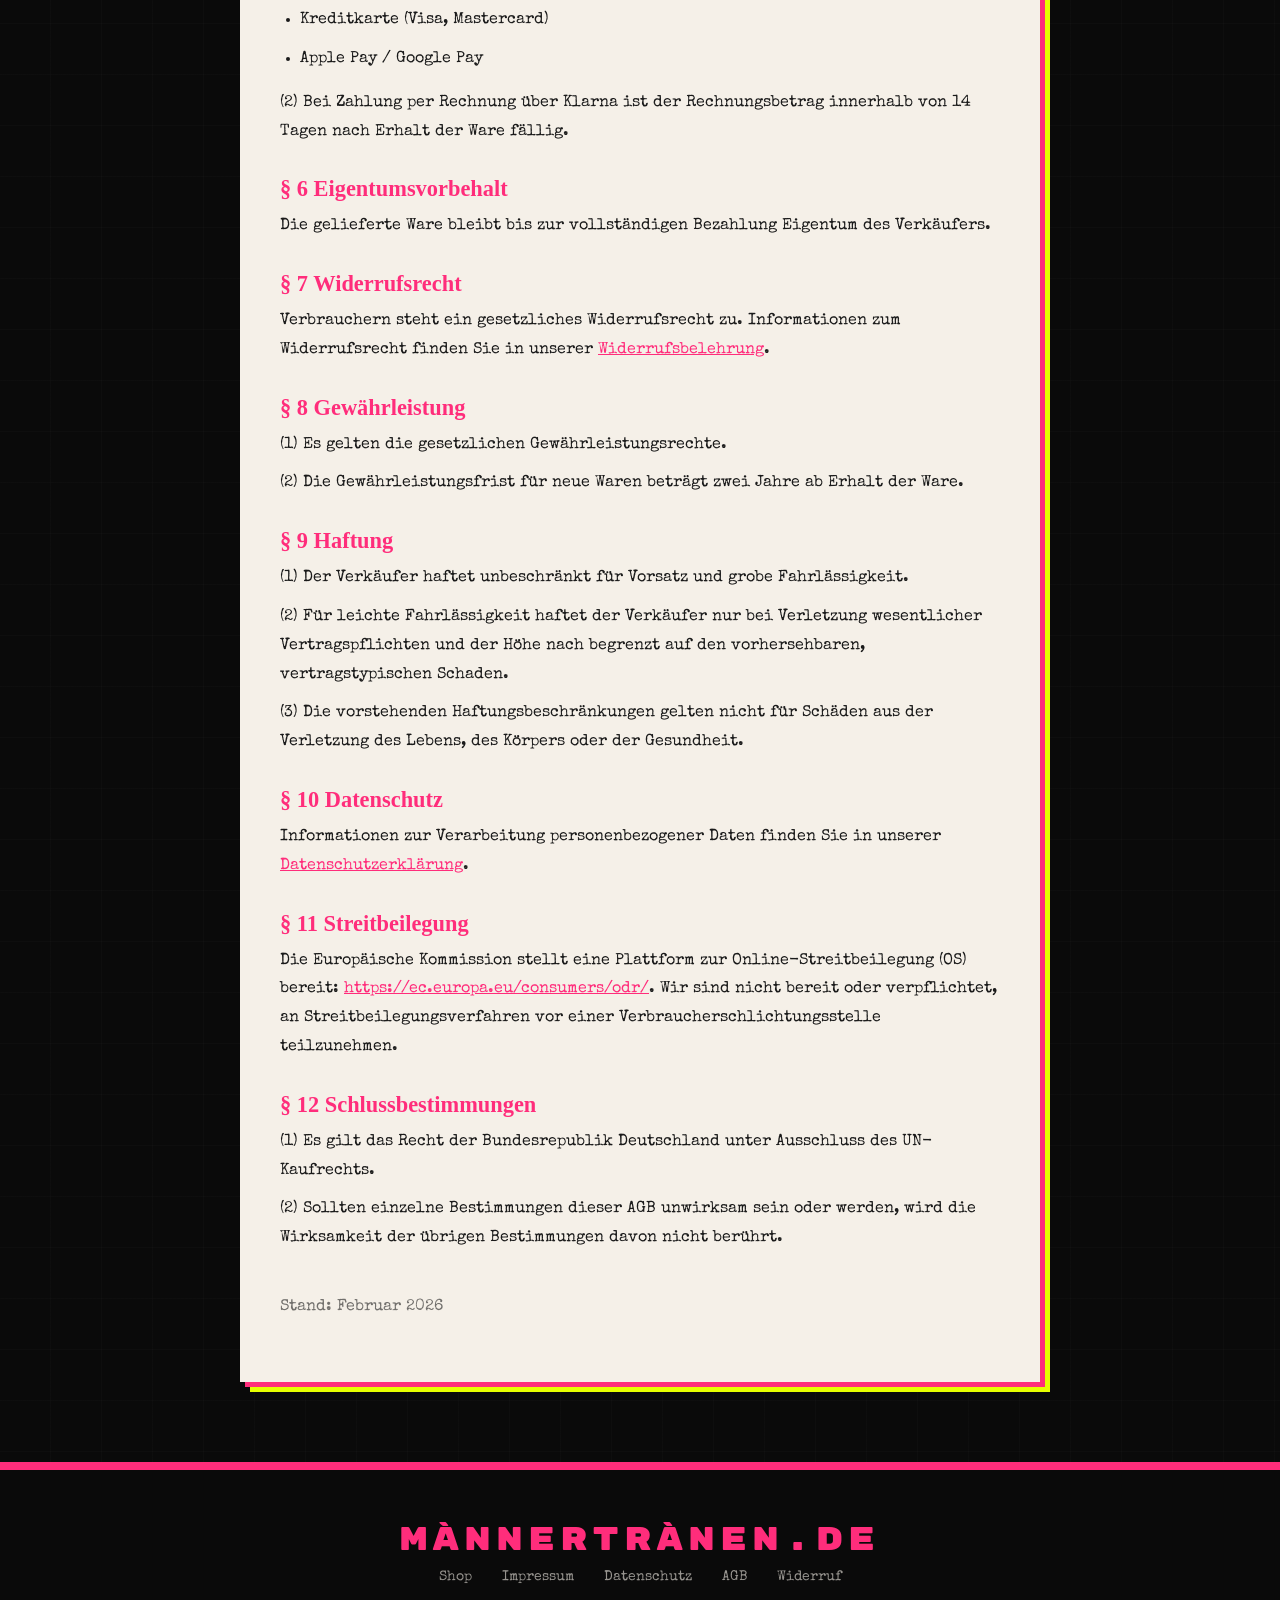
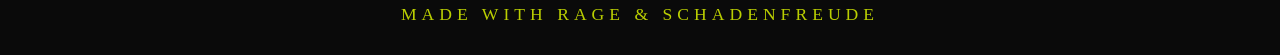
<file: agb.html>
<!DOCTYPE html>
<html lang="de">
<head>
    <meta charset="UTF-8">
    <meta name="viewport" content="width=device-width, initial-scale=1.0">
    <title>AGB - MÄNNERTRÄNEN.DE</title>
    <link rel="icon" type="image/svg+xml" href="favicon.svg">
    <link rel="stylesheet" href="style.css">
    <link rel="preconnect" href="https://fonts.googleapis.com">
    <link rel="preconnect" href="https://fonts.gstatic.com" crossorigin>
    <link href="https://fonts.googleapis.com/css2?family=Permanent+Marker&family=Special+Elite&family=Rubik+Mono+One&display=swap" rel="stylesheet">
    <link rel="stylesheet" href="legal.css">
</head>
<body>
    <div class="legal-page">
        <div class="container">
            <a href="index.html" class="back-link">&larr; ZUR&Uuml;CK ZUM SHOP</a>
            <div class="legal-content">
                <div class="stamp-legal" aria-hidden="true">AGB</div>
                <h1>Allgemeine Gesch&auml;fts&shy;bedingungen</h1>

                <h2>&sect; 1 Geltungsbereich</h2>
                <p>
                    (1) Diese Allgemeinen Gesch&auml;ftsbedingungen (nachfolgend &bdquo;AGB&ldquo;) gelten f&uuml;r alle
                    Vertr&auml;ge, die zwischen der M&auml;nnertr&auml;nen GmbH, Musterstra&szlig;e 42, 10115 Berlin
                    (nachfolgend &bdquo;Verk&auml;ufer&ldquo;) und dem Kunden (nachfolgend &bdquo;Kunde&ldquo;)
                    &uuml;ber den Online-Shop maennertraenen.de geschlossen werden.
                </p>
                <p>
                    (2) Die AGB gelten in ihrer zum Zeitpunkt der Bestellung g&uuml;ltigen Fassung.
                    Abweichende Bedingungen des Kunden werden nicht anerkannt, es sei denn, der Verk&auml;ufer
                    stimmt ihrer Geltung ausdr&uuml;cklich schriftlich zu.
                </p>

                <h2>&sect; 2 Vertragsschluss</h2>
                <p>
                    (1) Die Darstellung der Produkte im Online-Shop stellt kein rechtlich bindendes Angebot,
                    sondern eine Aufforderung zur Bestellung dar.
                </p>
                <p>
                    (2) Durch Anklicken des Buttons &bdquo;Zahlungspflichtig bestellen&ldquo; gibt der Kunde eine
                    verbindliche Bestellung der im Warenkorb enthaltenen Waren ab. Die Best&auml;tigung des
                    Eingangs der Bestellung erfolgt unmittelbar nach dem Absenden der Bestellung per E-Mail
                    und stellt noch keine Vertragsannahme dar.
                </p>
                <p>
                    (3) Der Vertrag kommt zustande, wenn der Verk&auml;ufer die Bestellung durch eine
                    Auftragsbestätigung per E-Mail oder durch Lieferung der Ware annimmt.
                </p>

                <h2>&sect; 3 Preise und Versandkosten</h2>
                <p>
                    (1) Alle angegebenen Preise sind Endpreise und enthalten die gesetzliche Mehrwertsteuer.
                </p>
                <p>
                    (2) Zus&auml;tzlich zu den angegebenen Preisen berechnen wir f&uuml;r die Lieferung innerhalb
                    Deutschlands pauschal 3,99&euro; Versandkosten. Ab einem Bestellwert von 30,00&euro; liefern
                    wir innerhalb Deutschlands versandkostenfrei.
                </p>
                <p>
                    (3) F&uuml;r Lieferungen ins EU-Ausland fallen Versandkosten in H&ouml;he von 9,99&euro; an.
                    Lieferungen au&szlig;erhalb der EU sind derzeit nicht m&ouml;glich.
                </p>

                <h2>&sect; 4 Lieferung</h2>
                <p>
                    (1) Die Lieferzeit betr&auml;gt innerhalb Deutschlands in der Regel 2-4 Werktage,
                    innerhalb der EU 5-10 Werktage.
                </p>
                <p>
                    (2) Sollte ein bestellter Artikel nicht lieferbar sein, wird der Kunde unverz&uuml;glich
                    informiert. Bereits geleistete Zahlungen werden in diesem Fall umgehend erstattet.
                </p>

                <h2>&sect; 5 Zahlung</h2>
                <p>
                    (1) Der Kunde kann die Zahlung per folgenden Methoden leisten:
                </p>
                <ul>
                    <li>PayPal</li>
                    <li>Klarna (Sofort&uuml;berweisung, Rechnung, Ratenkauf)</li>
                    <li>Kreditkarte (Visa, Mastercard)</li>
                    <li>Apple Pay / Google Pay</li>
                </ul>
                <p>
                    (2) Bei Zahlung per Rechnung &uuml;ber Klarna ist der Rechnungsbetrag innerhalb von
                    14 Tagen nach Erhalt der Ware f&auml;llig.
                </p>

                <h2>&sect; 6 Eigentumsvorbehalt</h2>
                <p>
                    Die gelieferte Ware bleibt bis zur vollst&auml;ndigen Bezahlung Eigentum des Verk&auml;ufers.
                </p>

                <h2>&sect; 7 Widerrufsrecht</h2>
                <p>
                    Verbrauchern steht ein gesetzliches Widerrufsrecht zu. Informationen zum Widerrufsrecht
                    finden Sie in unserer <a href="widerruf.html">Widerrufsbelehrung</a>.
                </p>

                <h2>&sect; 8 Gew&auml;hrleistung</h2>
                <p>
                    (1) Es gelten die gesetzlichen Gew&auml;hrleistungsrechte.
                </p>
                <p>
                    (2) Die Gew&auml;hrleistungsfrist f&uuml;r neue Waren betr&auml;gt zwei Jahre ab Erhalt der Ware.
                </p>

                <h2>&sect; 9 Haftung</h2>
                <p>
                    (1) Der Verk&auml;ufer haftet unbeschr&auml;nkt f&uuml;r Vorsatz und grobe Fahrl&auml;ssigkeit.
                </p>
                <p>
                    (2) F&uuml;r leichte Fahrl&auml;ssigkeit haftet der Verk&auml;ufer nur bei Verletzung wesentlicher
                    Vertragspflichten und der H&ouml;he nach begrenzt auf den vorhersehbaren, vertragstypischen Schaden.
                </p>
                <p>
                    (3) Die vorstehenden Haftungsbeschr&auml;nkungen gelten nicht f&uuml;r Sch&auml;den aus der Verletzung
                    des Lebens, des K&ouml;rpers oder der Gesundheit.
                </p>

                <h2>&sect; 10 Datenschutz</h2>
                <p>
                    Informationen zur Verarbeitung personenbezogener Daten finden Sie in unserer
                    <a href="datenschutz.html">Datenschutzerkl&auml;rung</a>.
                </p>

                <h2>&sect; 11 Streitbeilegung</h2>
                <p>
                    Die Europ&auml;ische Kommission stellt eine Plattform zur Online-Streitbeilegung (OS) bereit:
                    <a href="https://ec.europa.eu/consumers/odr/" target="_blank" rel="noopener">https://ec.europa.eu/consumers/odr/</a>.
                    Wir sind nicht bereit oder verpflichtet, an Streitbeilegungsverfahren vor einer
                    Verbraucherschlichtungsstelle teilzunehmen.
                </p>

                <h2>&sect; 12 Schlussbestimmungen</h2>
                <p>
                    (1) Es gilt das Recht der Bundesrepublik Deutschland unter Ausschluss des
                    UN-Kaufrechts.
                </p>
                <p>
                    (2) Sollten einzelne Bestimmungen dieser AGB unwirksam sein oder werden, wird die
                    Wirksamkeit der &uuml;brigen Bestimmungen davon nicht ber&uuml;hrt.
                </p>

                <p class="legal-date">Stand: Februar 2026</p>
            </div>
        </div>
    </div>

    <footer class="punk-footer">
        <div class="container">
            <p class="footer-logo">M&Auml;NNERTR&Auml;NEN.DE</p>
            <div class="footer-links">
                <a href="index.html">Shop</a>
                <a href="impressum.html">Impressum</a>
                <a href="datenschutz.html">Datenschutz</a>
                <a href="agb.html">AGB</a>
                <a href="widerruf.html">Widerruf</a>
            </div>
            <p class="footer-slogan">MADE WITH RAGE &amp; SCHADENFREUDE</p>
        </div>
    </footer>
</body>
</html>
</file>
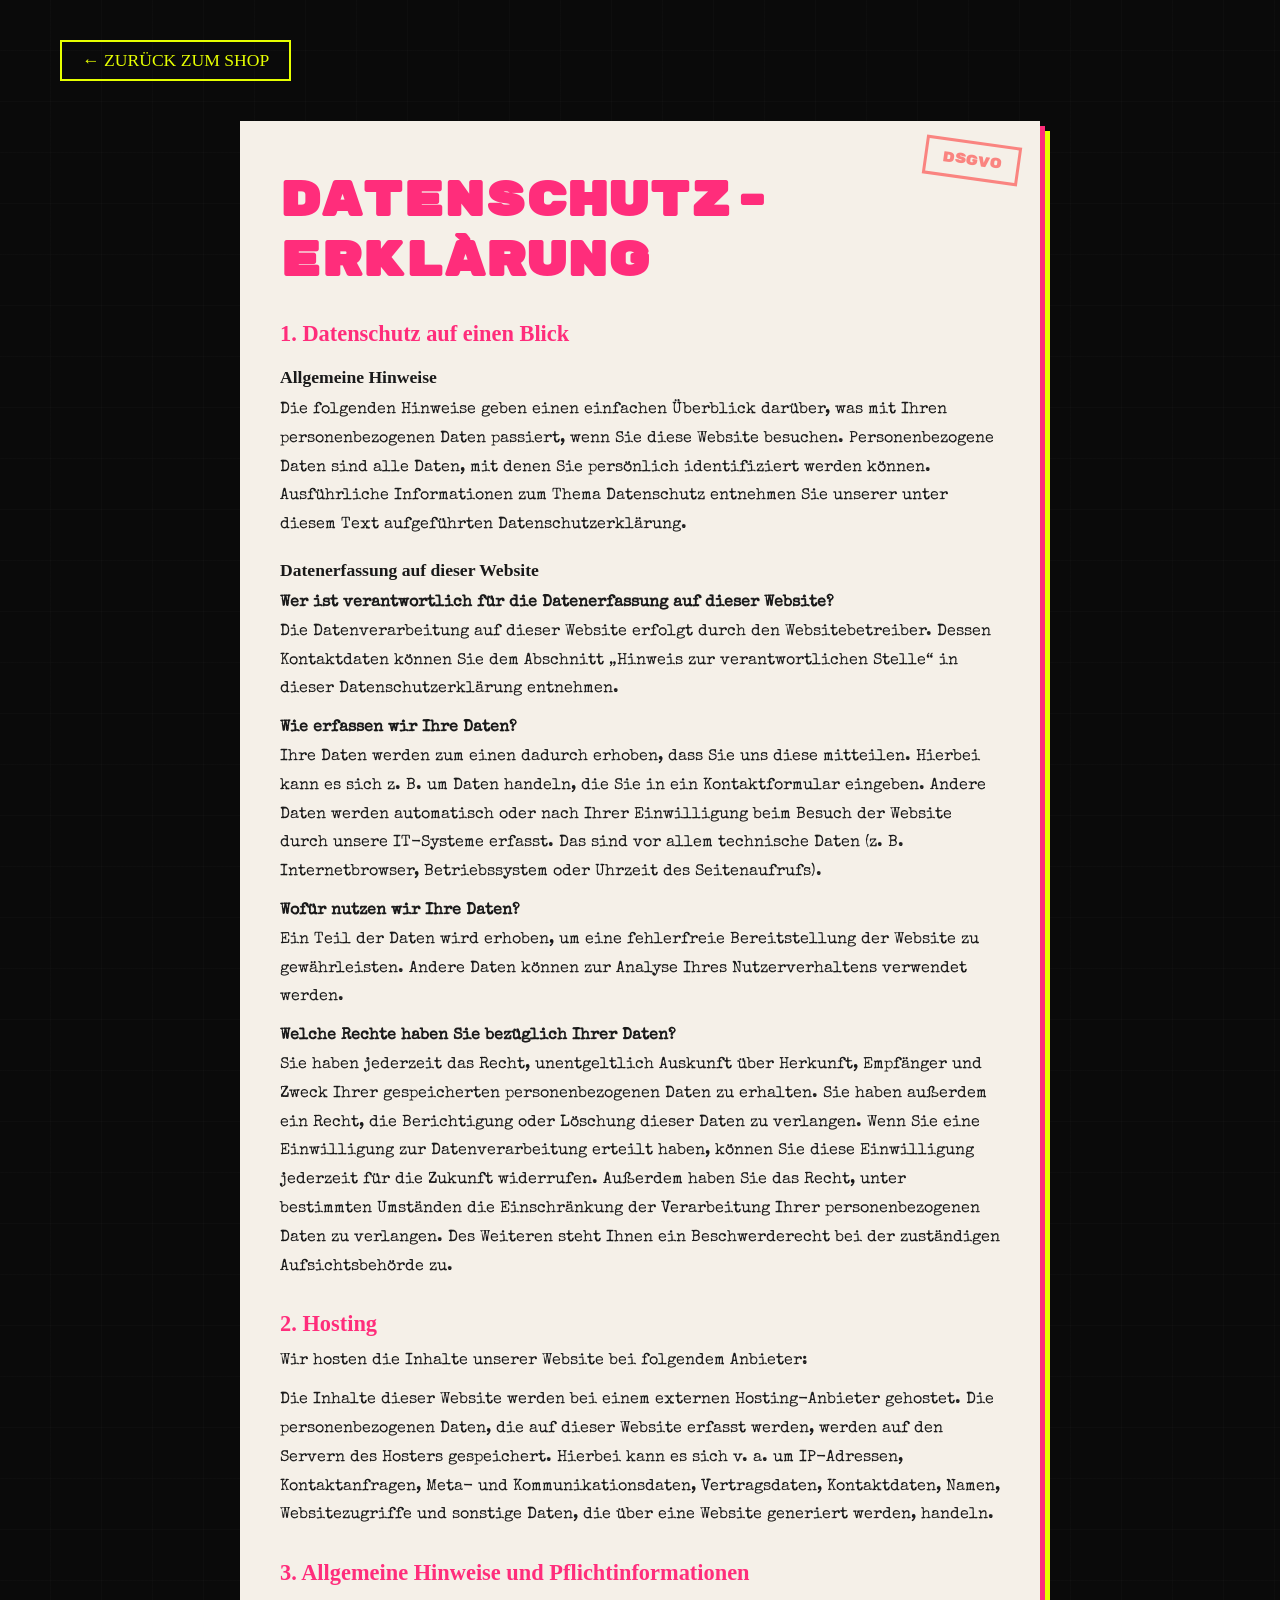
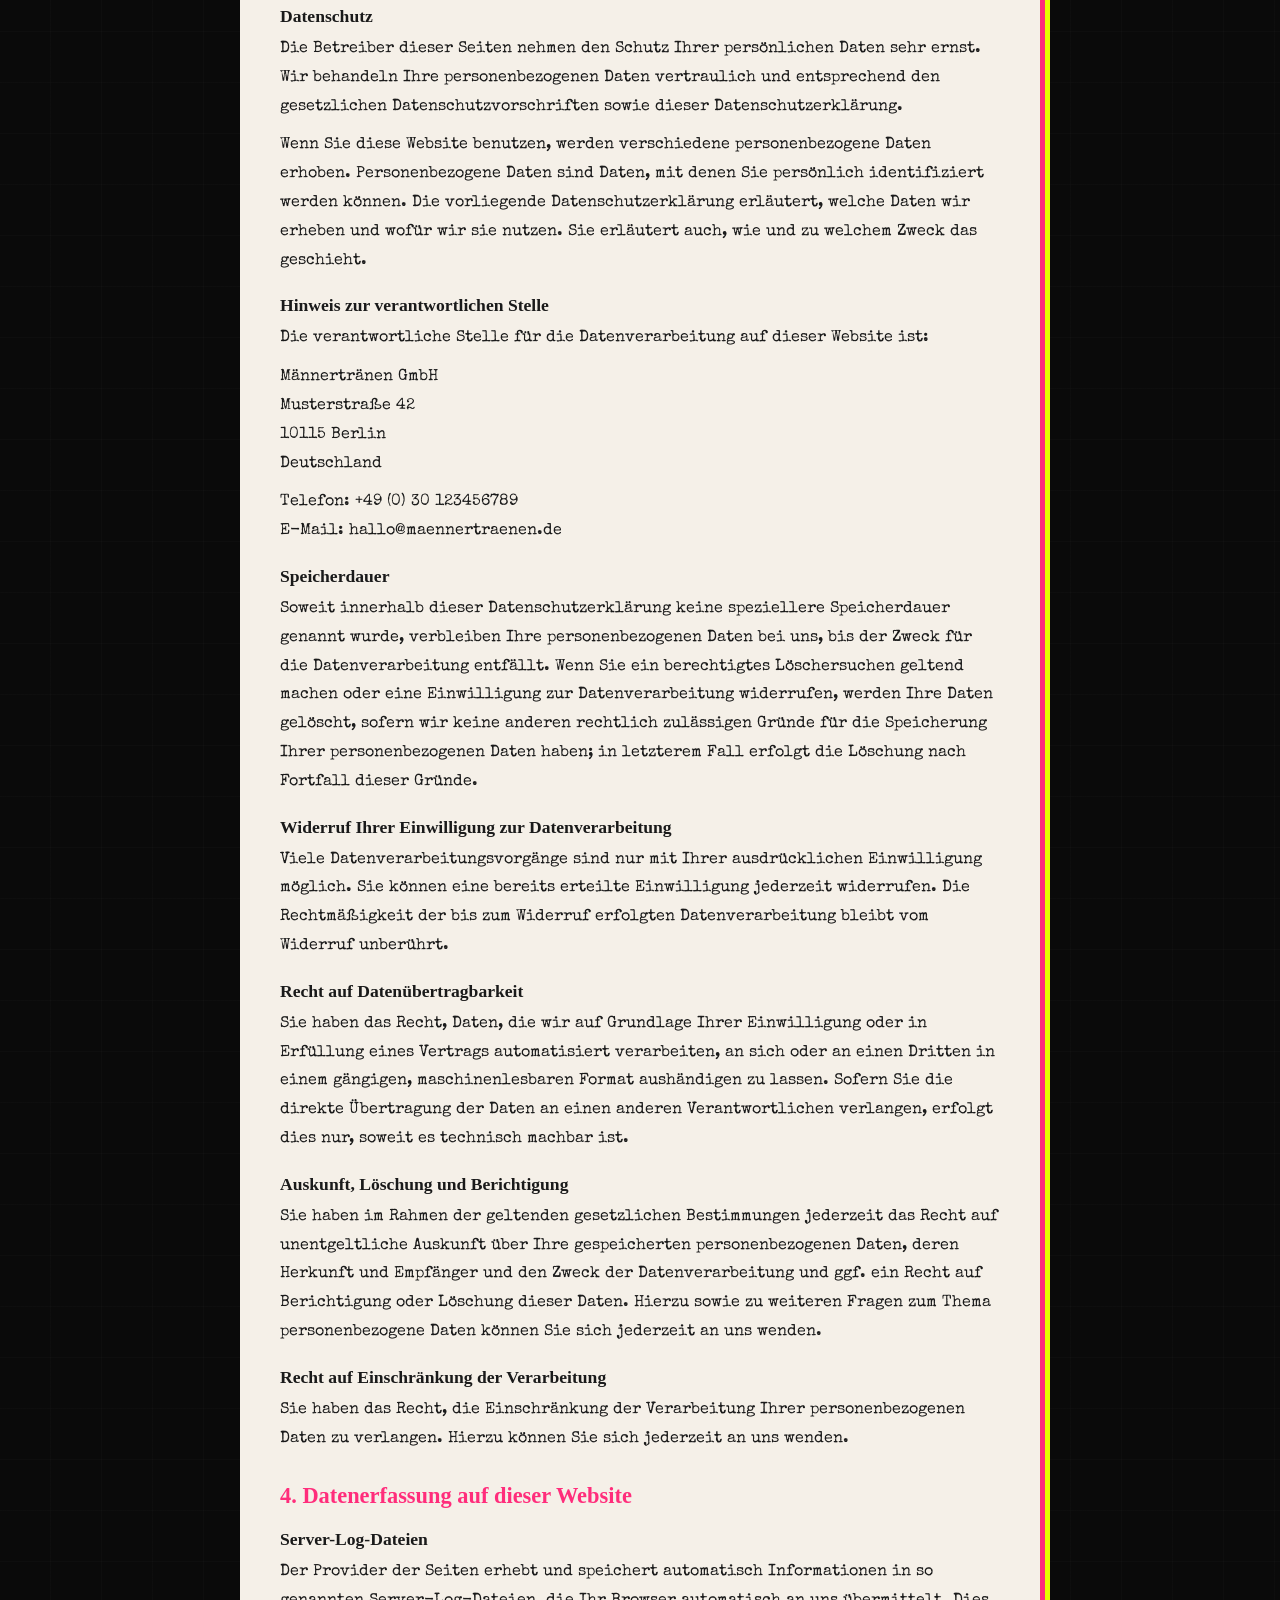
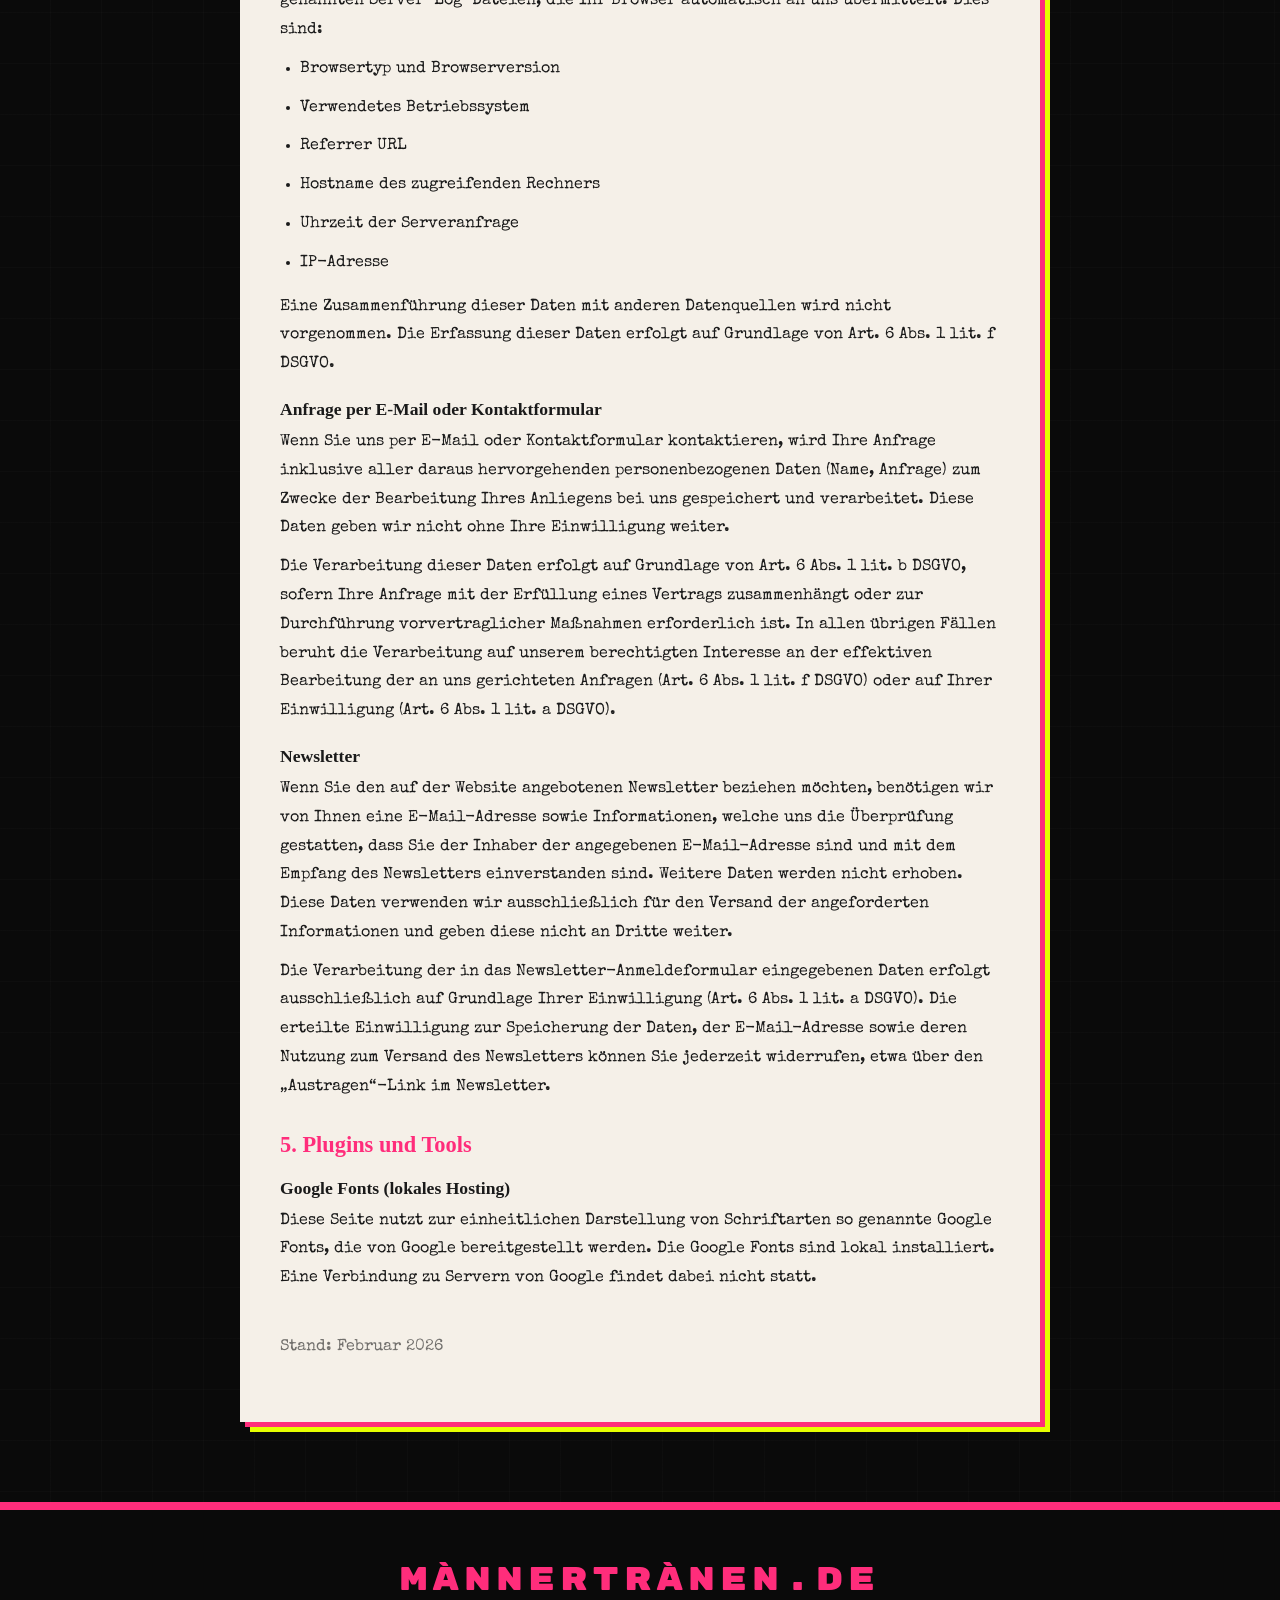
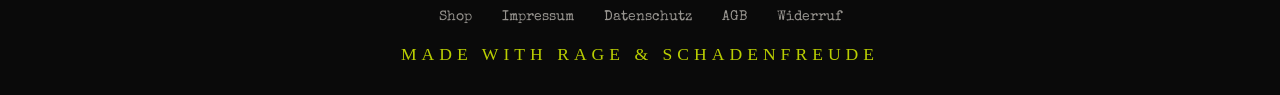
<file: datenschutz.html>
<!DOCTYPE html>
<html lang="de">
<head>
    <meta charset="UTF-8">
    <meta name="viewport" content="width=device-width, initial-scale=1.0">
    <title>DATENSCHUTZ - MÄNNERTRÄNEN.DE</title>
    <link rel="icon" type="image/svg+xml" href="favicon.svg">
    <link rel="stylesheet" href="style.css">
    <link rel="preconnect" href="https://fonts.googleapis.com">
    <link rel="preconnect" href="https://fonts.gstatic.com" crossorigin>
    <link href="https://fonts.googleapis.com/css2?family=Permanent+Marker&family=Special+Elite&family=Rubik+Mono+One&display=swap" rel="stylesheet">
    <link rel="stylesheet" href="legal.css">
</head>
<body>
    <div class="legal-page">
        <div class="container">
            <a href="index.html" class="back-link">&larr; ZURÜCK ZUM SHOP</a>
            <div class="legal-content">
                <div class="stamp-legal" aria-hidden="true">DSGVO</div>
                <h1>Datenschutz&shy;erkl&auml;rung</h1>

                <h2>1. Datenschutz auf einen Blick</h2>

                <h3>Allgemeine Hinweise</h3>
                <p>
                    Die folgenden Hinweise geben einen einfachen &Uuml;berblick dar&uuml;ber, was mit Ihren personenbezogenen
                    Daten passiert, wenn Sie diese Website besuchen. Personenbezogene Daten sind alle Daten, mit denen
                    Sie pers&ouml;nlich identifiziert werden k&ouml;nnen. Ausf&uuml;hrliche Informationen zum Thema Datenschutz
                    entnehmen Sie unserer unter diesem Text aufgef&uuml;hrten Datenschutzerkl&auml;rung.
                </p>

                <h3>Datenerfassung auf dieser Website</h3>
                <p>
                    <strong>Wer ist verantwortlich f&uuml;r die Datenerfassung auf dieser Website?</strong><br>
                    Die Datenverarbeitung auf dieser Website erfolgt durch den Websitebetreiber. Dessen Kontaktdaten
                    k&ouml;nnen Sie dem Abschnitt &bdquo;Hinweis zur verantwortlichen Stelle&ldquo; in dieser
                    Datenschutzerkl&auml;rung entnehmen.
                </p>
                <p>
                    <strong>Wie erfassen wir Ihre Daten?</strong><br>
                    Ihre Daten werden zum einen dadurch erhoben, dass Sie uns diese mitteilen. Hierbei kann es sich
                    z.&nbsp;B. um Daten handeln, die Sie in ein Kontaktformular eingeben. Andere Daten werden automatisch
                    oder nach Ihrer Einwilligung beim Besuch der Website durch unsere IT-Systeme erfasst. Das sind
                    vor allem technische Daten (z.&nbsp;B. Internetbrowser, Betriebssystem oder Uhrzeit des
                    Seitenaufrufs).
                </p>
                <p>
                    <strong>Wof&uuml;r nutzen wir Ihre Daten?</strong><br>
                    Ein Teil der Daten wird erhoben, um eine fehlerfreie Bereitstellung der Website zu gew&auml;hrleisten.
                    Andere Daten k&ouml;nnen zur Analyse Ihres Nutzerverhaltens verwendet werden.
                </p>
                <p>
                    <strong>Welche Rechte haben Sie bez&uuml;glich Ihrer Daten?</strong><br>
                    Sie haben jederzeit das Recht, unentgeltlich Auskunft &uuml;ber Herkunft, Empf&auml;nger und Zweck Ihrer
                    gespeicherten personenbezogenen Daten zu erhalten. Sie haben au&szlig;erdem ein Recht, die Berichtigung
                    oder L&ouml;schung dieser Daten zu verlangen. Wenn Sie eine Einwilligung zur Datenverarbeitung erteilt
                    haben, k&ouml;nnen Sie diese Einwilligung jederzeit f&uuml;r die Zukunft widerrufen. Au&szlig;erdem haben Sie
                    das Recht, unter bestimmten Umst&auml;nden die Einschr&auml;nkung der Verarbeitung Ihrer personenbezogenen
                    Daten zu verlangen. Des Weiteren steht Ihnen ein Beschwerderecht bei der zust&auml;ndigen
                    Aufsichtsbeh&ouml;rde zu.
                </p>

                <h2>2. Hosting</h2>
                <p>
                    Wir hosten die Inhalte unserer Website bei folgendem Anbieter:
                </p>
                <p>
                    Die Inhalte dieser Website werden bei einem externen Hosting-Anbieter gehostet. Die personenbezogenen
                    Daten, die auf dieser Website erfasst werden, werden auf den Servern des Hosters gespeichert. Hierbei
                    kann es sich v.&nbsp;a. um IP-Adressen, Kontaktanfragen, Meta- und Kommunikationsdaten, Vertragsdaten,
                    Kontaktdaten, Namen, Websitezugriffe und sonstige Daten, die &uuml;ber eine Website generiert werden,
                    handeln.
                </p>

                <h2>3. Allgemeine Hinweise und Pflicht&shy;informationen</h2>

                <h3>Datenschutz</h3>
                <p>
                    Die Betreiber dieser Seiten nehmen den Schutz Ihrer pers&ouml;nlichen Daten sehr ernst. Wir behandeln
                    Ihre personenbezogenen Daten vertraulich und entsprechend den gesetzlichen Datenschutzvorschriften
                    sowie dieser Datenschutzerkl&auml;rung.
                </p>
                <p>
                    Wenn Sie diese Website benutzen, werden verschiedene personenbezogene Daten erhoben.
                    Personenbezogene Daten sind Daten, mit denen Sie pers&ouml;nlich identifiziert werden k&ouml;nnen.
                    Die vorliegende Datenschutzerkl&auml;rung erl&auml;utert, welche Daten wir erheben und wof&uuml;r wir sie
                    nutzen. Sie erl&auml;utert auch, wie und zu welchem Zweck das geschieht.
                </p>

                <h3>Hinweis zur verantwortlichen Stelle</h3>
                <p>
                    Die verantwortliche Stelle f&uuml;r die Datenverarbeitung auf dieser Website ist:
                </p>
                <p>
                    M&auml;nnertr&auml;nen GmbH<br>
                    Musterstra&szlig;e 42<br>
                    10115 Berlin<br>
                    Deutschland
                </p>
                <p>
                    Telefon: +49 (0) 30 123456789<br>
                    E-Mail: hallo@maennertraenen.de
                </p>

                <h3>Speicherdauer</h3>
                <p>
                    Soweit innerhalb dieser Datenschutzerkl&auml;rung keine speziellere Speicherdauer genannt wurde,
                    verbleiben Ihre personenbezogenen Daten bei uns, bis der Zweck f&uuml;r die Datenverarbeitung
                    entf&auml;llt. Wenn Sie ein berechtigtes L&ouml;schersuchen geltend machen oder eine Einwilligung zur
                    Datenverarbeitung widerrufen, werden Ihre Daten gel&ouml;scht, sofern wir keine anderen rechtlich
                    zul&auml;ssigen Gr&uuml;nde f&uuml;r die Speicherung Ihrer personenbezogenen Daten haben; in letzterem Fall
                    erfolgt die L&ouml;schung nach Fortfall dieser Gr&uuml;nde.
                </p>

                <h3>Widerruf Ihrer Einwilligung zur Datenverarbeitung</h3>
                <p>
                    Viele Datenverarbeitungsvorg&auml;nge sind nur mit Ihrer ausdr&uuml;cklichen Einwilligung m&ouml;glich. Sie
                    k&ouml;nnen eine bereits erteilte Einwilligung jederzeit widerrufen. Die Rechtm&auml;&szlig;igkeit der bis zum
                    Widerruf erfolgten Datenverarbeitung bleibt vom Widerruf unber&uuml;hrt.
                </p>

                <h3>Recht auf Daten&uuml;bertragbarkeit</h3>
                <p>
                    Sie haben das Recht, Daten, die wir auf Grundlage Ihrer Einwilligung oder in Erf&uuml;llung eines
                    Vertrags automatisiert verarbeiten, an sich oder an einen Dritten in einem g&auml;ngigen,
                    maschinenlesbaren Format aush&auml;ndigen zu lassen. Sofern Sie die direkte &Uuml;bertragung der Daten
                    an einen anderen Verantwortlichen verlangen, erfolgt dies nur, soweit es technisch machbar ist.
                </p>

                <h3>Auskunft, L&ouml;schung und Berichtigung</h3>
                <p>
                    Sie haben im Rahmen der geltenden gesetzlichen Bestimmungen jederzeit das Recht auf unentgeltliche
                    Auskunft &uuml;ber Ihre gespeicherten personenbezogenen Daten, deren Herkunft und Empf&auml;nger und den
                    Zweck der Datenverarbeitung und ggf. ein Recht auf Berichtigung oder L&ouml;schung dieser Daten.
                    Hierzu sowie zu weiteren Fragen zum Thema personenbezogene Daten k&ouml;nnen Sie sich jederzeit an
                    uns wenden.
                </p>

                <h3>Recht auf Einschr&auml;nkung der Verarbeitung</h3>
                <p>
                    Sie haben das Recht, die Einschr&auml;nkung der Verarbeitung Ihrer personenbezogenen Daten zu
                    verlangen. Hierzu k&ouml;nnen Sie sich jederzeit an uns wenden.
                </p>

                <h2>4. Datenerfassung auf dieser Website</h2>

                <h3>Server-Log-Dateien</h3>
                <p>
                    Der Provider der Seiten erhebt und speichert automatisch Informationen in so genannten
                    Server-Log-Dateien, die Ihr Browser automatisch an uns &uuml;bermittelt. Dies sind:
                </p>
                <ul>
                    <li>Browsertyp und Browserversion</li>
                    <li>Verwendetes Betriebssystem</li>
                    <li>Referrer URL</li>
                    <li>Hostname des zugreifenden Rechners</li>
                    <li>Uhrzeit der Serveranfrage</li>
                    <li>IP-Adresse</li>
                </ul>
                <p>
                    Eine Zusammenf&uuml;hrung dieser Daten mit anderen Datenquellen wird nicht vorgenommen.
                    Die Erfassung dieser Daten erfolgt auf Grundlage von Art. 6 Abs. 1 lit. f DSGVO.
                </p>

                <h3>Anfrage per E-Mail oder Kontaktformular</h3>
                <p>
                    Wenn Sie uns per E-Mail oder Kontaktformular kontaktieren, wird Ihre Anfrage inklusive aller
                    daraus hervorgehenden personenbezogenen Daten (Name, Anfrage) zum Zwecke der Bearbeitung Ihres
                    Anliegens bei uns gespeichert und verarbeitet. Diese Daten geben wir nicht ohne Ihre Einwilligung
                    weiter.
                </p>
                <p>
                    Die Verarbeitung dieser Daten erfolgt auf Grundlage von Art. 6 Abs. 1 lit. b DSGVO, sofern
                    Ihre Anfrage mit der Erf&uuml;llung eines Vertrags zusammenh&auml;ngt oder zur Durchf&uuml;hrung
                    vorvertraglicher Ma&szlig;nahmen erforderlich ist. In allen &uuml;brigen F&auml;llen beruht die Verarbeitung
                    auf unserem berechtigten Interesse an der effektiven Bearbeitung der an uns gerichteten Anfragen
                    (Art. 6 Abs. 1 lit. f DSGVO) oder auf Ihrer Einwilligung (Art. 6 Abs. 1 lit. a DSGVO).
                </p>

                <h3>Newsletter</h3>
                <p>
                    Wenn Sie den auf der Website angebotenen Newsletter beziehen m&ouml;chten, ben&ouml;tigen wir von Ihnen
                    eine E-Mail-Adresse sowie Informationen, welche uns die &Uuml;berpr&uuml;fung gestatten, dass Sie der
                    Inhaber der angegebenen E-Mail-Adresse sind und mit dem Empfang des Newsletters einverstanden
                    sind. Weitere Daten werden nicht erhoben. Diese Daten verwenden wir ausschlie&szlig;lich f&uuml;r den
                    Versand der angeforderten Informationen und geben diese nicht an Dritte weiter.
                </p>
                <p>
                    Die Verarbeitung der in das Newsletter-Anmeldeformular eingegebenen Daten erfolgt ausschlie&szlig;lich
                    auf Grundlage Ihrer Einwilligung (Art. 6 Abs. 1 lit. a DSGVO). Die erteilte Einwilligung zur
                    Speicherung der Daten, der E-Mail-Adresse sowie deren Nutzung zum Versand des Newsletters
                    k&ouml;nnen Sie jederzeit widerrufen, etwa &uuml;ber den &bdquo;Austragen&ldquo;-Link im Newsletter.
                </p>

                <h2>5. Plugins und Tools</h2>

                <h3>Google Fonts (lokales Hosting)</h3>
                <p>
                    Diese Seite nutzt zur einheitlichen Darstellung von Schriftarten so genannte Google Fonts, die
                    von Google bereitgestellt werden. Die Google Fonts sind lokal installiert. Eine Verbindung zu
                    Servern von Google findet dabei nicht statt.
                </p>

                <p class="legal-date">Stand: Februar 2026</p>
            </div>
        </div>
    </div>

    <footer class="punk-footer">
        <div class="container">
            <p class="footer-logo">M&Auml;NNERTR&Auml;NEN.DE</p>
            <div class="footer-links">
                <a href="index.html">Shop</a>
                <a href="impressum.html">Impressum</a>
                <a href="datenschutz.html">Datenschutz</a>
                <a href="agb.html">AGB</a>
                <a href="widerruf.html">Widerruf</a>
            </div>
            <p class="footer-slogan">MADE WITH RAGE &amp; SCHADENFREUDE</p>
        </div>
    </footer>
</body>
</html>
</file>
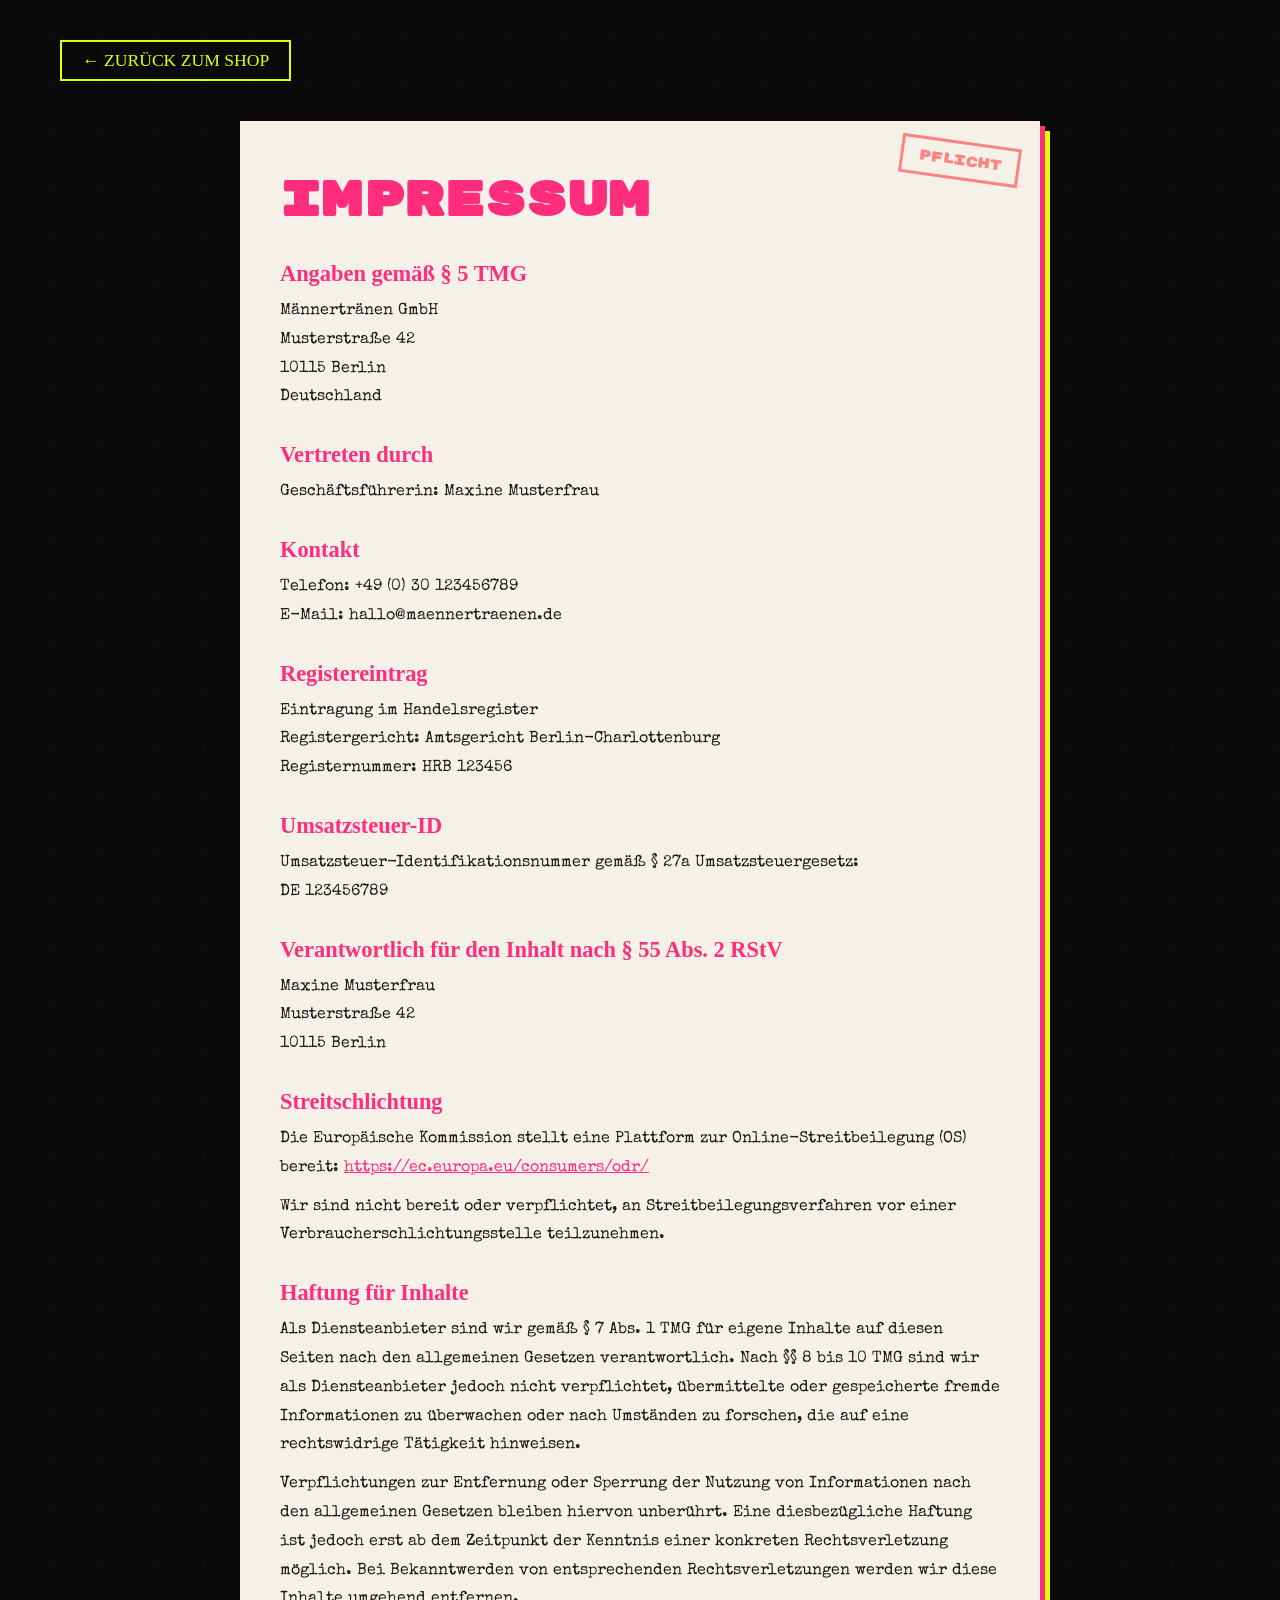
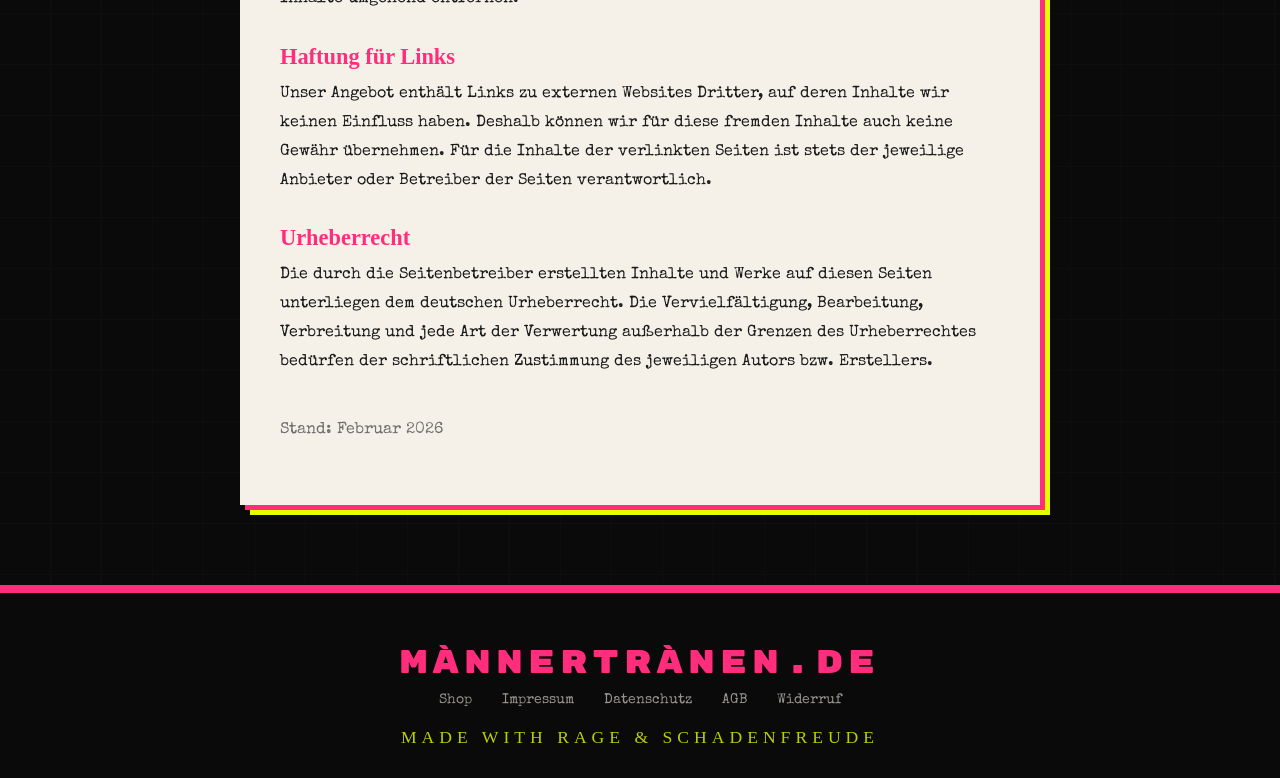
<file: impressum.html>
<!DOCTYPE html>
<html lang="de">
<head>
    <meta charset="UTF-8">
    <meta name="viewport" content="width=device-width, initial-scale=1.0">
    <title>IMPRESSUM - MÄNNERTRÄNEN.DE</title>
    <link rel="icon" type="image/svg+xml" href="favicon.svg">
    <link rel="stylesheet" href="style.css">
    <link rel="preconnect" href="https://fonts.googleapis.com">
    <link rel="preconnect" href="https://fonts.gstatic.com" crossorigin>
    <link href="https://fonts.googleapis.com/css2?family=Permanent+Marker&family=Special+Elite&family=Rubik+Mono+One&display=swap" rel="stylesheet">
    <link rel="stylesheet" href="legal.css">
</head>
<body>
    <div class="legal-page">
        <div class="container">
            <a href="index.html" class="back-link">&larr; ZUR&Uuml;CK ZUM SHOP</a>
            <div class="legal-content">
                <div class="stamp-legal" aria-hidden="true">PFLICHT</div>
                <h1>Impressum</h1>

                <h2>Angaben gem&auml;&szlig; &sect; 5 TMG</h2>
                <p>
                    M&auml;nnertr&auml;nen GmbH<br>
                    Musterstra&szlig;e 42<br>
                    10115 Berlin<br>
                    Deutschland
                </p>

                <h2>Vertreten durch</h2>
                <p>Gesch&auml;ftsf&uuml;hrerin: Maxine Musterfrau</p>

                <h2>Kontakt</h2>
                <p>
                    Telefon: +49 (0) 30 123456789<br>
                    E-Mail: hallo@maennertraenen.de
                </p>

                <h2>Registereintrag</h2>
                <p>
                    Eintragung im Handelsregister<br>
                    Registergericht: Amtsgericht Berlin-Charlottenburg<br>
                    Registernummer: HRB 123456
                </p>

                <h2>Umsatzsteuer-ID</h2>
                <p>
                    Umsatzsteuer-Identifikationsnummer gem&auml;&szlig; &sect; 27a Umsatzsteuergesetz:<br>
                    DE 123456789
                </p>

                <h2>Verantwortlich f&uuml;r den Inhalt nach &sect; 55 Abs. 2 RStV</h2>
                <p>
                    Maxine Musterfrau<br>
                    Musterstra&szlig;e 42<br>
                    10115 Berlin
                </p>

                <h2>Streitschlichtung</h2>
                <p>
                    Die Europ&auml;ische Kommission stellt eine Plattform zur Online-Streitbeilegung (OS) bereit:
                    <a href="https://ec.europa.eu/consumers/odr/" target="_blank" rel="noopener">https://ec.europa.eu/consumers/odr/</a>
                </p>
                <p>
                    Wir sind nicht bereit oder verpflichtet, an Streitbeilegungsverfahren vor einer
                    Verbraucherschlichtungsstelle teilzunehmen.
                </p>

                <h2>Haftung f&uuml;r Inhalte</h2>
                <p>
                    Als Diensteanbieter sind wir gem&auml;&szlig; &sect; 7 Abs. 1 TMG f&uuml;r eigene Inhalte auf diesen
                    Seiten nach den allgemeinen Gesetzen verantwortlich. Nach &sect;&sect; 8 bis 10 TMG sind wir als
                    Diensteanbieter jedoch nicht verpflichtet, &uuml;bermittelte oder gespeicherte fremde Informationen
                    zu &uuml;berwachen oder nach Umst&auml;nden zu forschen, die auf eine rechtswidrige T&auml;tigkeit hinweisen.
                </p>
                <p>
                    Verpflichtungen zur Entfernung oder Sperrung der Nutzung von Informationen nach den allgemeinen
                    Gesetzen bleiben hiervon unber&uuml;hrt. Eine diesbez&uuml;gliche Haftung ist jedoch erst ab dem
                    Zeitpunkt der Kenntnis einer konkreten Rechtsverletzung m&ouml;glich. Bei Bekanntwerden von
                    entsprechenden Rechtsverletzungen werden wir diese Inhalte umgehend entfernen.
                </p>

                <h2>Haftung f&uuml;r Links</h2>
                <p>
                    Unser Angebot enth&auml;lt Links zu externen Websites Dritter, auf deren Inhalte wir keinen
                    Einfluss haben. Deshalb k&ouml;nnen wir f&uuml;r diese fremden Inhalte auch keine Gew&auml;hr &uuml;bernehmen.
                    F&uuml;r die Inhalte der verlinkten Seiten ist stets der jeweilige Anbieter oder Betreiber
                    der Seiten verantwortlich.
                </p>

                <h2>Urheberrecht</h2>
                <p>
                    Die durch die Seitenbetreiber erstellten Inhalte und Werke auf diesen Seiten unterliegen dem
                    deutschen Urheberrecht. Die Vervielf&auml;ltigung, Bearbeitung, Verbreitung und jede Art der
                    Verwertung au&szlig;erhalb der Grenzen des Urheberrechtes bed&uuml;rfen der schriftlichen Zustimmung
                    des jeweiligen Autors bzw. Erstellers.
                </p>

                <p class="legal-date">Stand: Februar 2026</p>
            </div>
        </div>
    </div>

    <footer class="punk-footer">
        <div class="container">
            <p class="footer-logo">M&Auml;NNERTR&Auml;NEN.DE</p>
            <div class="footer-links">
                <a href="index.html">Shop</a>
                <a href="impressum.html">Impressum</a>
                <a href="datenschutz.html">Datenschutz</a>
                <a href="agb.html">AGB</a>
                <a href="widerruf.html">Widerruf</a>
            </div>
            <p class="footer-slogan">MADE WITH RAGE &amp; SCHADENFREUDE</p>
        </div>
    </footer>
</body>
</html>
</file>
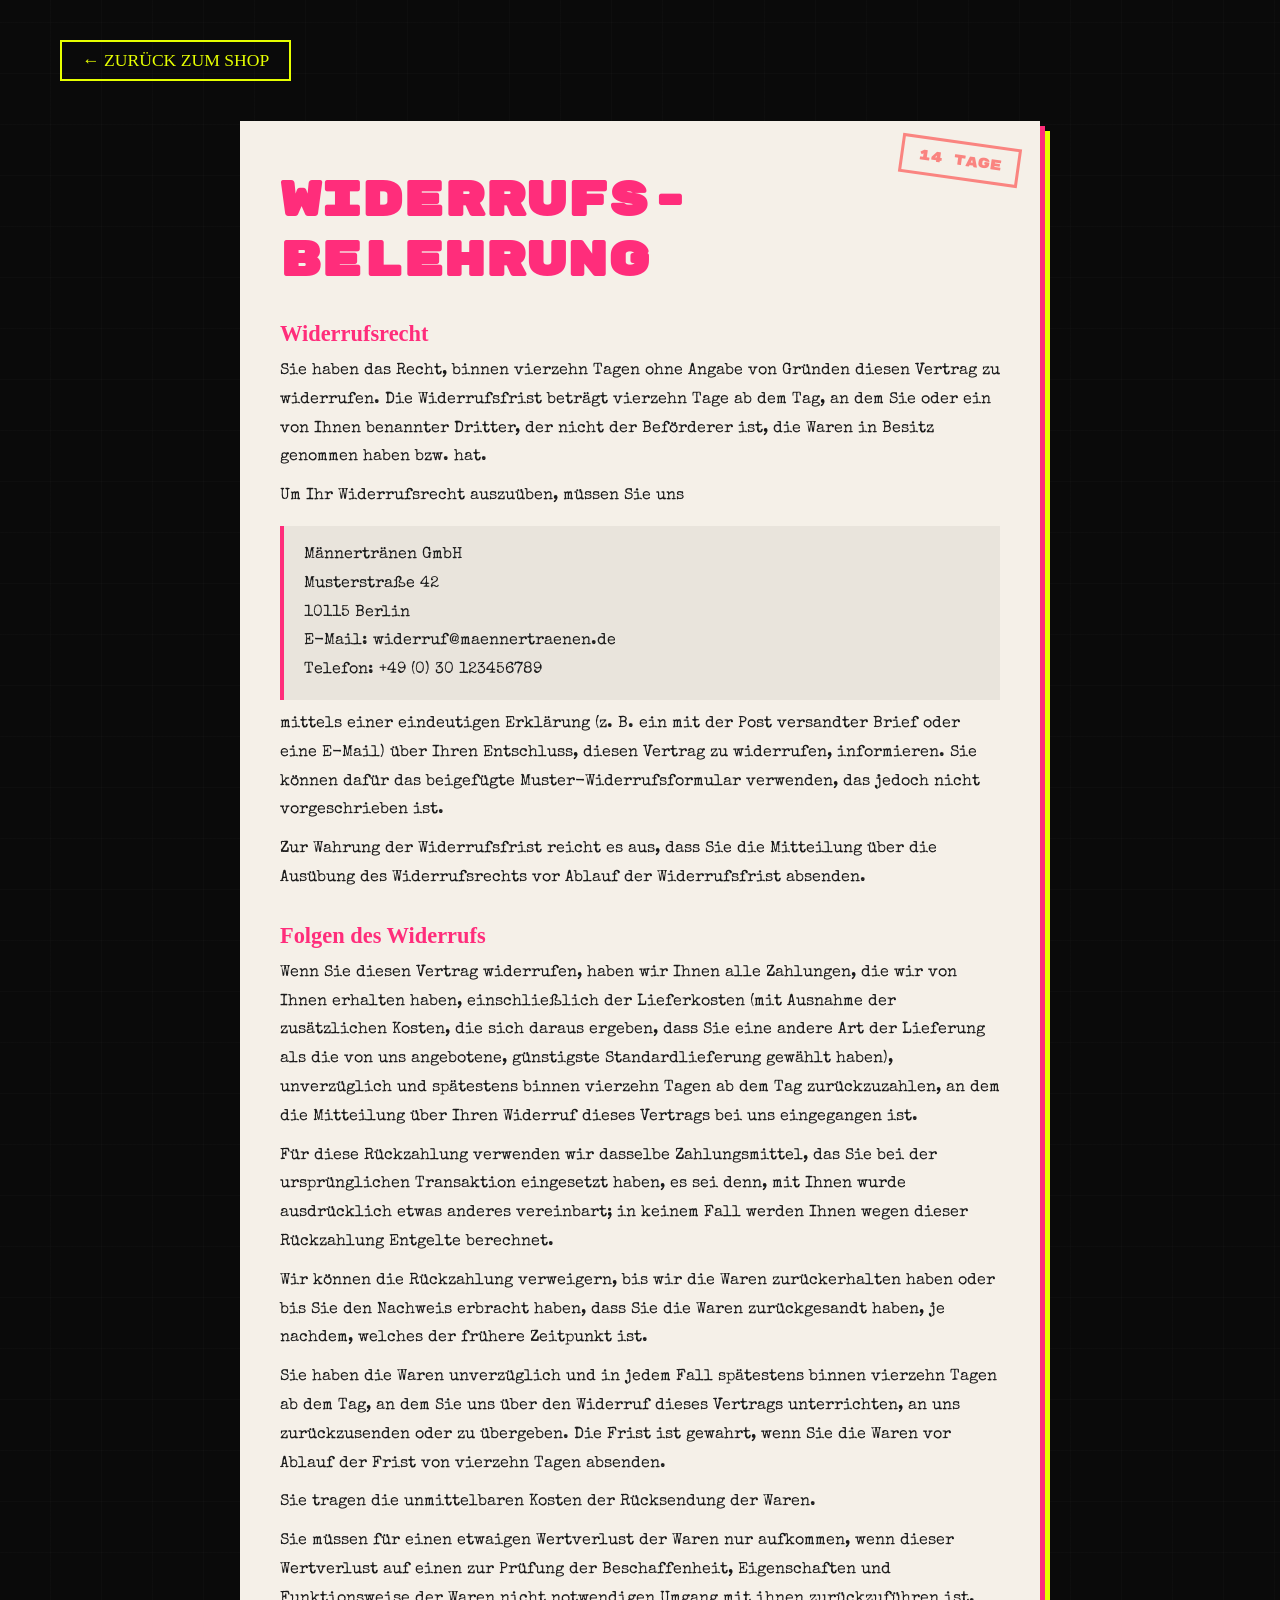
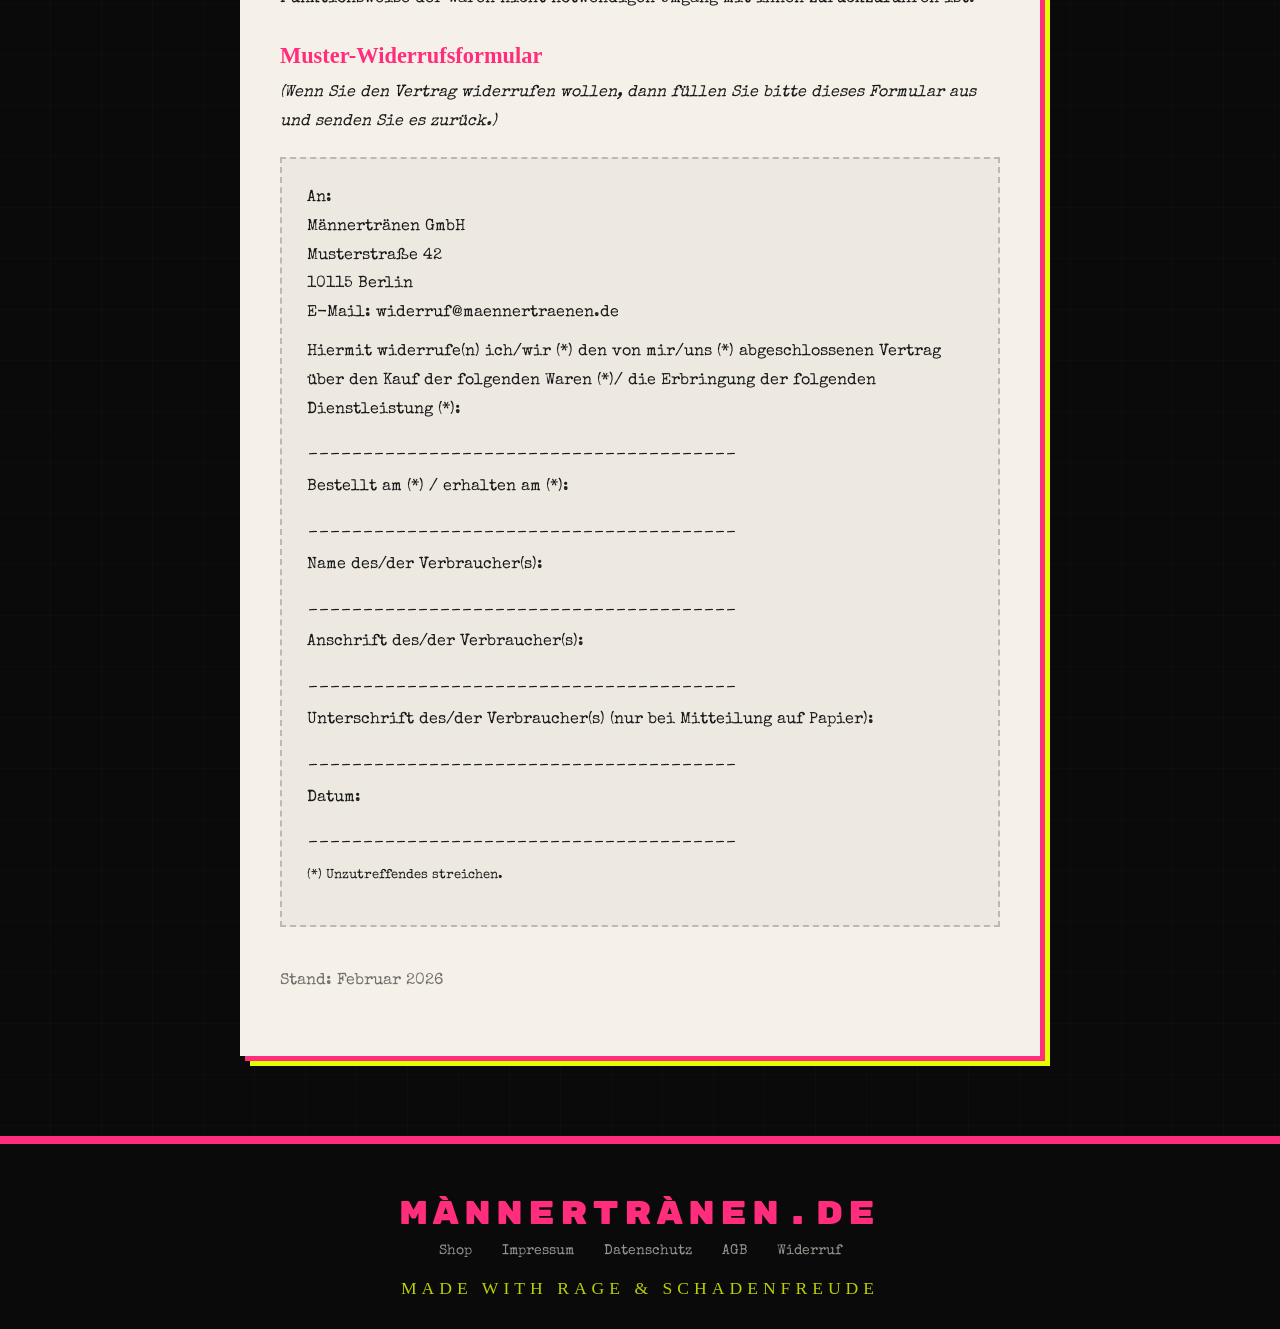
<file: widerruf.html>
<!DOCTYPE html>
<html lang="de">
<head>
    <meta charset="UTF-8">
    <meta name="viewport" content="width=device-width, initial-scale=1.0">
    <title>WIDERRUFSBELEHRUNG - MÄNNERTRÄNEN.DE</title>
    <link rel="icon" type="image/svg+xml" href="favicon.svg">
    <link rel="stylesheet" href="style.css">
    <link rel="preconnect" href="https://fonts.googleapis.com">
    <link rel="preconnect" href="https://fonts.gstatic.com" crossorigin>
    <link href="https://fonts.googleapis.com/css2?family=Permanent+Marker&family=Special+Elite&family=Rubik+Mono+One&display=swap" rel="stylesheet">
    <link rel="stylesheet" href="legal.css">
</head>
<body>
    <div class="legal-page">
        <div class="container">
            <a href="index.html" class="back-link">&larr; ZUR&Uuml;CK ZUM SHOP</a>
            <div class="legal-content">
                <div class="stamp-legal" aria-hidden="true">14 TAGE</div>
                <h1>Widerrufs&shy;belehrung</h1>

                <h2>Widerrufsrecht</h2>
                <p>
                    Sie haben das Recht, binnen vierzehn Tagen ohne Angabe von Gr&uuml;nden diesen Vertrag
                    zu widerrufen. Die Widerrufsfrist betr&auml;gt vierzehn Tage ab dem Tag, an dem Sie oder
                    ein von Ihnen benannter Dritter, der nicht der Bef&ouml;rderer ist, die Waren in Besitz
                    genommen haben bzw. hat.
                </p>
                <p>
                    Um Ihr Widerrufsrecht auszu&uuml;ben, m&uuml;ssen Sie uns
                </p>
                <p class="address-block">
                    M&auml;nnertr&auml;nen GmbH<br>
                    Musterstra&szlig;e 42<br>
                    10115 Berlin<br>
                    E-Mail: widerruf@maennertraenen.de<br>
                    Telefon: +49 (0) 30 123456789
                </p>
                <p>
                    mittels einer eindeutigen Erkl&auml;rung (z.&nbsp;B. ein mit der Post versandter Brief oder
                    eine E-Mail) &uuml;ber Ihren Entschluss, diesen Vertrag zu widerrufen, informieren. Sie
                    k&ouml;nnen daf&uuml;r das beigef&uuml;gte Muster-Widerrufsformular verwenden, das jedoch nicht
                    vorgeschrieben ist.
                </p>
                <p>
                    Zur Wahrung der Widerrufsfrist reicht es aus, dass Sie die Mitteilung &uuml;ber die
                    Aus&uuml;bung des Widerrufsrechts vor Ablauf der Widerrufsfrist absenden.
                </p>

                <h2>Folgen des Widerrufs</h2>
                <p>
                    Wenn Sie diesen Vertrag widerrufen, haben wir Ihnen alle Zahlungen, die wir von Ihnen
                    erhalten haben, einschlie&szlig;lich der Lieferkosten (mit Ausnahme der zus&auml;tzlichen Kosten,
                    die sich daraus ergeben, dass Sie eine andere Art der Lieferung als die von uns angebotene,
                    g&uuml;nstigste Standardlieferung gew&auml;hlt haben), unverz&uuml;glich und sp&auml;testens binnen
                    vierzehn Tagen ab dem Tag zur&uuml;ckzuzahlen, an dem die Mitteilung &uuml;ber Ihren Widerruf
                    dieses Vertrags bei uns eingegangen ist.
                </p>
                <p>
                    F&uuml;r diese R&uuml;ckzahlung verwenden wir dasselbe Zahlungsmittel, das Sie bei der
                    urspr&uuml;nglichen Transaktion eingesetzt haben, es sei denn, mit Ihnen wurde ausdr&uuml;cklich
                    etwas anderes vereinbart; in keinem Fall werden Ihnen wegen dieser R&uuml;ckzahlung Entgelte
                    berechnet.
                </p>
                <p>
                    Wir k&ouml;nnen die R&uuml;ckzahlung verweigern, bis wir die Waren zur&uuml;ckerhalten haben oder
                    bis Sie den Nachweis erbracht haben, dass Sie die Waren zur&uuml;ckgesandt haben, je nachdem,
                    welches der fr&uuml;here Zeitpunkt ist.
                </p>
                <p>
                    Sie haben die Waren unverz&uuml;glich und in jedem Fall sp&auml;testens binnen vierzehn Tagen
                    ab dem Tag, an dem Sie uns &uuml;ber den Widerruf dieses Vertrags unterrichten, an uns
                    zur&uuml;ckzusenden oder zu &uuml;bergeben. Die Frist ist gewahrt, wenn Sie die Waren vor Ablauf
                    der Frist von vierzehn Tagen absenden.
                </p>
                <p>
                    Sie tragen die unmittelbaren Kosten der R&uuml;cksendung der Waren.
                </p>
                <p>
                    Sie m&uuml;ssen f&uuml;r einen etwaigen Wertverlust der Waren nur aufkommen, wenn dieser
                    Wertverlust auf einen zur Pr&uuml;fung der Beschaffenheit, Eigenschaften und Funktionsweise
                    der Waren nicht notwendigen Umgang mit ihnen zur&uuml;ckzuf&uuml;hren ist.
                </p>

                <h2>Muster-Widerrufsformular</h2>
                <p><em>(Wenn Sie den Vertrag widerrufen wollen, dann f&uuml;llen Sie bitte dieses Formular
                    aus und senden Sie es zur&uuml;ck.)</em></p>
                <div class="form-template">
                    <p>An:<br>
                    M&auml;nnertr&auml;nen GmbH<br>
                    Musterstra&szlig;e 42<br>
                    10115 Berlin<br>
                    E-Mail: widerruf@maennertraenen.de</p>

                    <p>Hiermit widerrufe(n) ich/wir (*) den von mir/uns (*) abgeschlossenen Vertrag
                    &uuml;ber den Kauf der folgenden Waren (*)/ die Erbringung der folgenden
                    Dienstleistung (*):</p>

                    <p>_______________________________________</p>

                    <p>Bestellt am (*) / erhalten am (*):</p>
                    <p>_______________________________________</p>

                    <p>Name des/der Verbraucher(s):</p>
                    <p>_______________________________________</p>

                    <p>Anschrift des/der Verbraucher(s):</p>
                    <p>_______________________________________</p>

                    <p>Unterschrift des/der Verbraucher(s) (nur bei Mitteilung auf Papier):</p>
                    <p>_______________________________________</p>

                    <p>Datum:</p>
                    <p>_______________________________________</p>

                    <p><small>(*) Unzutreffendes streichen.</small></p>
                </div>

                <p class="legal-date">Stand: Februar 2026</p>
            </div>
        </div>
    </div>

    <footer class="punk-footer">
        <div class="container">
            <p class="footer-logo">M&Auml;NNERTR&Auml;NEN.DE</p>
            <div class="footer-links">
                <a href="index.html">Shop</a>
                <a href="impressum.html">Impressum</a>
                <a href="datenschutz.html">Datenschutz</a>
                <a href="agb.html">AGB</a>
                <a href="widerruf.html">Widerruf</a>
            </div>
            <p class="footer-slogan">MADE WITH RAGE &amp; SCHADENFREUDE</p>
        </div>
    </footer>
</body>
</html>
</file>
<file: style.css>
/* ======================================
   MÄNNERTRÄNEN.DE - RIOT GRRRL / PUNK STYLE
   ====================================== */

/* --- RESET & BASE --- */
*, *::before, *::after {
    margin: 0;
    padding: 0;
    box-sizing: border-box;
}

:root {
    --black: #0a0a0a;
    --white: #f5f0e8;
    --hot-pink: #ff2d7b;
    --neon-yellow: #e6ff00;
    --electric-blue: #00d4ff;
    --red: #ff1a1a;
    --paper: #f5f0e8;
    --ink: #1a1a1a;
    --tape-color: rgba(255, 235, 150, 0.7);
}

html {
    scroll-behavior: smooth;
}

body {
    font-family: 'Special Elite', 'Courier New', monospace;
    background-color: var(--black);
    color: var(--white);
    overflow-x: hidden;
    cursor: crosshair;
    background-image:
        repeating-linear-gradient(
            0deg,
            transparent,
            transparent 50px,
            rgba(255, 255, 255, 0.015) 50px,
            rgba(255, 255, 255, 0.015) 51px
        ),
        repeating-linear-gradient(
            90deg,
            transparent,
            transparent 50px,
            rgba(255, 255, 255, 0.015) 50px,
            rgba(255, 255, 255, 0.015) 51px
        );
}

.container {
    max-width: 1200px;
    margin: 0 auto;
    padding: 0 20px;
}

/* --- COOKIE BANNER --- */
.cookie-banner {
    position: fixed;
    bottom: 0;
    left: 0;
    right: 0;
    z-index: 99999;
    background: var(--ink);
    border-top: 4px solid var(--hot-pink);
    padding: 20px;
    transform: translateY(0);
    transition: transform 0.4s ease;
}

.cookie-banner.hidden {
    transform: translateY(110%);
}

.cookie-inner {
    max-width: 900px;
    margin: 0 auto;
    display: flex;
    align-items: center;
    gap: 20px;
    flex-wrap: wrap;
}

.cookie-text {
    font-family: 'Special Elite', monospace;
    font-size: 0.95rem;
    color: var(--white);
    flex: 1;
    min-width: 280px;
    line-height: 1.6;
}

.cookie-text a {
    color: var(--neon-yellow);
    text-decoration: underline;
}

.cookie-buttons {
    display: flex;
    gap: 10px;
    flex-shrink: 0;
}

.cookie-btn {
    font-family: 'Permanent Marker', cursive;
    font-size: 0.95rem;
    padding: 10px 20px;
    border: 3px solid var(--white);
    cursor: pointer;
    letter-spacing: 1px;
    transition: all 0.2s ease;
    text-transform: uppercase;
}

.cookie-btn-accept {
    background: var(--hot-pink);
    color: var(--white);
}

.cookie-btn-accept:hover {
    background: var(--neon-yellow);
    color: var(--black);
    border-color: var(--neon-yellow);
}

.cookie-btn-essentials {
    background: transparent;
    color: var(--white);
}

.cookie-btn-essentials:hover {
    background: var(--white);
    color: var(--black);
}

/* --- SCATTERED STICKERS --- */
.sticker {
    position: fixed;
    font-family: 'Permanent Marker', cursive;
    font-size: 14px;
    padding: 8px 15px;
    z-index: 1000;
    pointer-events: none;
    transform: rotate(var(--rot));
    opacity: 0.85;
    text-transform: uppercase;
    letter-spacing: 1px;
}

.sticker-1 {
    top: 15%;
    left: 2%;
    --rot: -12deg;
    background: var(--hot-pink);
    color: var(--white);
    border: 3px solid var(--white);
}

.sticker-2 {
    top: 45%;
    right: 1%;
    --rot: 8deg;
    background: var(--black);
    color: var(--neon-yellow);
    border: 3px solid var(--neon-yellow);
    font-size: 11px;
}

.sticker-3 {
    bottom: 30%;
    left: 1%;
    --rot: -5deg;
    background: var(--red);
    color: var(--white);
    border: 3px solid var(--white);
    font-size: 20px;
    font-weight: bold;
}

.sticker-4 {
    top: 70%;
    right: 3%;
    --rot: 15deg;
    background: var(--neon-yellow);
    color: var(--black);
    border: 3px solid var(--black);
}

.sticker-5 {
    bottom: 10%;
    left: 5%;
    --rot: -8deg;
    background: var(--white);
    color: var(--black);
    border: 3px dashed var(--hot-pink);
    font-size: 10px;
}

.sticker-6 {
    top: 8%;
    right: 5%;
    --rot: 6deg;
    background: var(--hot-pink);
    color: var(--neon-yellow);
    border: 3px solid var(--neon-yellow);
    font-size: 16px;
    font-weight: bold;
}

@media (max-width: 768px) {
    .sticker {
        display: none;
    }
}

/* --- HERO --- */
.hero {
    min-height: 100vh;
    display: flex;
    align-items: center;
    justify-content: center;
    text-align: center;
    position: relative;
    background:
        linear-gradient(135deg, var(--black) 0%, #1a0011 50%, var(--black) 100%);
    border-bottom: 8px solid var(--hot-pink);
}

.hero::before {
    content: '';
    position: absolute;
    top: 0;
    left: 0;
    right: 0;
    bottom: 0;
    background-image: url("data:image/svg+xml,%3Csvg width='60' height='60' viewBox='0 0 60 60' xmlns='http://www.w3.org/2000/svg'%3E%3Cg fill='none' fill-rule='evenodd'%3E%3Cg fill='%23ff2d7b' fill-opacity='0.06'%3E%3Cpath d='M36 34v-4h-2v4h-4v2h4v4h2v-4h4v-2h-4zm0-30V0h-2v4h-4v2h4v4h2V6h4V4h-4zM6 34v-4H4v4H0v2h4v4h2v-4h4v-2H6zM6 4V0H4v4H0v2h4v4h2V6h4V4H6z'/%3E%3C/g%3E%3C/g%3E%3C/svg%3E");
    opacity: 0.5;
}

.hero-inner {
    position: relative;
    z-index: 2;
    padding: 40px;
    max-width: 800px;
}

/* Tape decoration */
.tape {
    position: absolute;
    width: 120px;
    height: 35px;
    background: var(--tape-color);
    z-index: 3;
}

.tape-left {
    top: -15px;
    left: 30px;
    transform: rotate(-5deg);
}

.tape-right {
    bottom: -15px;
    right: 30px;
    transform: rotate(3deg);
}

/* Glitch effect for main title */
.glitch {
    font-family: 'Rubik Mono One', monospace;
    font-size: clamp(3rem, 10vw, 8rem);
    color: var(--white);
    text-transform: uppercase;
    position: relative;
    line-height: 1;
    margin-bottom: 20px;
    animation: glitch-shake 3s infinite;
}

.glitch::before,
.glitch::after {
    content: attr(data-text);
    position: absolute;
    top: 0;
    left: 0;
    width: 100%;
    height: 100%;
}

.glitch::before {
    color: var(--hot-pink);
    animation: glitch-1 2s infinite linear;
    clip-path: polygon(0 0, 100% 0, 100% 33%, 0 33%);
}

.glitch::after {
    color: var(--electric-blue);
    animation: glitch-2 2s infinite linear;
    clip-path: polygon(0 66%, 100% 66%, 100% 100%, 0 100%);
}

@keyframes glitch-shake {
    0%, 93%, 100% { transform: translate(0); }
    94% { transform: translate(-3px, 2px); }
    95% { transform: translate(3px, -2px); }
    96% { transform: translate(-2px, -1px); }
    97% { transform: translate(2px, 1px); }
}

@keyframes glitch-1 {
    0%, 89%, 100% { transform: translate(0); }
    90% { transform: translate(-4px, -2px); }
    92% { transform: translate(4px, 2px); }
    94% { transform: translate(-2px, 1px); }
}

@keyframes glitch-2 {
    0%, 91%, 100% { transform: translate(0); }
    92% { transform: translate(3px, 1px); }
    94% { transform: translate(-3px, -1px); }
    96% { transform: translate(2px, -2px); }
}

.tagline {
    font-family: 'Permanent Marker', cursive;
    font-size: clamp(1.5rem, 5vw, 3rem);
    color: var(--hot-pink);
    letter-spacing: 8px;
    margin-bottom: 20px;
    text-shadow: 3px 3px 0 var(--black);
}

.subtitle {
    font-family: 'Special Elite', monospace;
    font-size: clamp(1rem, 2.5vw, 1.4rem);
    color: var(--neon-yellow);
    margin-bottom: 40px;
    letter-spacing: 2px;
}

.cta-btn {
    display: inline-block;
    font-family: 'Permanent Marker', cursive;
    font-size: 1.3rem;
    color: var(--black);
    background: var(--neon-yellow);
    padding: 15px 40px;
    text-decoration: none;
    border: 4px solid var(--white);
    transform: rotate(-2deg);
    transition: all 0.2s ease;
    position: relative;
}

.cta-btn:hover {
    background: var(--hot-pink);
    color: var(--white);
    transform: rotate(1deg) scale(1.05);
    border-color: var(--neon-yellow);
}

/* --- PUNK NAV --- */
.punk-nav {
    background: var(--hot-pink);
    border-top: 4px dashed var(--neon-yellow);
    border-bottom: 4px dashed var(--neon-yellow);
    padding: 15px 0;
    position: sticky;
    top: 0;
    z-index: 999;
}

.punk-nav ul {
    display: flex;
    justify-content: center;
    gap: 30px;
    list-style: none;
    flex-wrap: wrap;
}

.punk-nav a {
    font-family: 'Permanent Marker', cursive;
    font-size: 1.2rem;
    color: var(--white);
    text-decoration: none;
    letter-spacing: 3px;
    padding: 5px 15px;
    border: 2px solid transparent;
    transition: all 0.2s;
}

.punk-nav a:hover {
    border: 2px solid var(--neon-yellow);
    background: var(--black);
    transform: rotate(-3deg);
}

/* --- SECTION TITLES --- */
.section-title {
    font-family: 'Rubik Mono One', monospace;
    font-size: clamp(2rem, 5vw, 3.5rem);
    text-align: center;
    margin-bottom: 50px;
    text-transform: uppercase;
    position: relative;
    display: inline-block;
    width: 100%;
}

.section-title.torn {
    color: var(--hot-pink);
    text-shadow:
        3px 3px 0 var(--black),
        -1px -1px 0 var(--neon-yellow);
}

.section-title.spray {
    color: var(--neon-yellow);
    text-shadow:
        4px 4px 0 var(--hot-pink),
        -2px -2px 0 rgba(0, 0, 0, 0.5);
    -webkit-text-stroke: 1px var(--white);
}

/* --- MANIFEST SECTION --- */
.manifest-section {
    padding: 100px 0;
    background: var(--ink);
    position: relative;
    border-bottom: 6px solid var(--hot-pink);
}

.manifest-section::before {
    content: '';
    position: absolute;
    top: 0;
    left: 0;
    right: 0;
    bottom: 0;
    background: repeating-linear-gradient(
        45deg,
        transparent,
        transparent 10px,
        rgba(255, 45, 123, 0.03) 10px,
        rgba(255, 45, 123, 0.03) 20px
    );
}

.zine-page {
    max-width: 700px;
    margin: 0 auto;
    background: var(--paper);
    color: var(--ink);
    padding: 50px 40px;
    position: relative;
    transform: rotate(-1deg);
    box-shadow:
        5px 5px 0 var(--hot-pink),
        10px 10px 0 var(--neon-yellow);
}

.zine-page::before {
    content: '';
    position: absolute;
    top: 0;
    left: 0;
    right: 0;
    bottom: 0;
    background: url("data:image/svg+xml,%3Csvg xmlns='http://www.w3.org/2000/svg' width='4' height='4'%3E%3Crect width='4' height='4' fill='%23f5f0e8'/%3E%3Crect width='1' height='1' fill='%23e8e3db'/%3E%3C/svg%3E");
    opacity: 0.5;
}

.handwritten {
    font-family: 'Permanent Marker', cursive;
    font-size: 1.4rem;
    line-height: 1.8;
    margin-bottom: 30px;
    position: relative;
    z-index: 1;
    color: var(--ink);
}

.typewriter {
    font-family: 'Special Elite', monospace;
    font-size: 1.2rem;
    line-height: 2;
    position: relative;
    z-index: 1;
    color: var(--ink);
}

.stamp {
    position: absolute;
    bottom: 20px;
    right: 20px;
    font-family: 'Rubik Mono One', monospace;
    font-size: 1.2rem;
    color: var(--red);
    border: 4px solid var(--red);
    padding: 10px 20px;
    transform: rotate(12deg);
    opacity: 0.7;
    border-radius: 5px;
    z-index: 2;
}

/* --- PRODUCTS SECTION --- */
.products-section {
    padding: 100px 0;
    background: var(--black);
    position: relative;
}

.product-grid {
    display: grid;
    grid-template-columns: repeat(auto-fill, minmax(320px, 1fr));
    gap: 40px;
}

.product-card {
    background: var(--ink);
    border: 3px solid var(--hot-pink);
    padding: 25px;
    position: relative;
    transition: all 0.3s ease;
    transform: rotate(var(--card-rot, 0deg));
}

.product-card:nth-child(odd) {
    --card-rot: -1deg;
}

.product-card:nth-child(even) {
    --card-rot: 1deg;
}

.product-card:hover {
    transform: rotate(0deg) scale(1.03);
    border-color: var(--neon-yellow);
    box-shadow:
        0 0 20px rgba(255, 45, 123, 0.3),
        0 0 40px rgba(255, 45, 123, 0.1);
}

.product-img-wrapper {
    position: relative;
    margin-bottom: 20px;
}

.product-placeholder {
    height: 220px;
    display: flex;
    flex-direction: column;
    align-items: center;
    justify-content: center;
    border: 2px dashed var(--hot-pink);
    background: repeating-linear-gradient(
        45deg,
        rgba(255, 45, 123, 0.05),
        rgba(255, 45, 123, 0.05) 10px,
        transparent 10px,
        transparent 20px
    );
}

.mug-icon {
    font-size: 4rem;
    margin-bottom: 10px;
    filter: grayscale(1) brightness(2);
}

.mug-label {
    font-family: 'Permanent Marker', cursive;
    font-size: 1.2rem;
    color: var(--hot-pink);
    letter-spacing: 3px;
}

.sold-tape {
    position: absolute;
    top: 15px;
    right: -10px;
    background: var(--red);
    color: var(--white);
    font-family: 'Permanent Marker', cursive;
    font-size: 0.9rem;
    padding: 5px 20px;
    transform: rotate(5deg);
    letter-spacing: 2px;
}

.new-badge {
    position: absolute;
    top: 10px;
    left: -10px;
    background: var(--neon-yellow);
    color: var(--black);
    font-family: 'Rubik Mono One', monospace;
    font-size: 0.8rem;
    padding: 8px 15px;
    transform: rotate(-8deg);
}

.product-card h3 {
    font-family: 'Permanent Marker', cursive;
    font-size: 1.5rem;
    color: var(--neon-yellow);
    margin-bottom: 10px;
    letter-spacing: 2px;
}

.product-desc {
    font-family: 'Special Elite', monospace;
    font-size: 1rem;
    color: var(--white);
    margin-bottom: 15px;
    line-height: 1.6;
    opacity: 0.9;
}

.price {
    font-family: 'Rubik Mono One', monospace;
    font-size: 1.8rem;
    color: var(--hot-pink);
    margin-bottom: 15px;
}

.buy-btn {
    font-family: 'Permanent Marker', cursive;
    font-size: 1.1rem;
    background: var(--hot-pink);
    color: var(--white);
    border: 3px solid var(--white);
    padding: 12px 30px;
    cursor: pointer;
    letter-spacing: 2px;
    transition: all 0.2s ease;
    width: 100%;
    text-transform: uppercase;
}

.buy-btn:hover {
    background: var(--neon-yellow);
    color: var(--black);
    border-color: var(--hot-pink);
    transform: scale(1.05);
}

/* --- STORY / ÜBER UNS SECTION --- */
.story-section {
    padding: 100px 0;
    background: var(--ink);
    border-top: 6px solid var(--neon-yellow);
    border-bottom: 6px solid var(--hot-pink);
    position: relative;
}

.story-grid {
    display: grid;
    grid-template-columns: 1fr 1fr;
    gap: 30px;
}

.story-card {
    background: var(--paper);
    color: var(--ink);
    padding: 35px;
    position: relative;
    box-shadow: 4px 4px 0 var(--hot-pink);
}

.story-card-main {
    grid-column: 1 / -1;
    transform: rotate(-0.5deg);
}

.story-card:not(.story-card-main):nth-child(2) {
    transform: rotate(1deg);
}

.story-card:not(.story-card-main):nth-child(3) {
    transform: rotate(-1deg);
}

.story-card h3 {
    font-family: 'Permanent Marker', cursive;
    font-size: 1.5rem;
    color: var(--hot-pink);
    margin-bottom: 15px;
    letter-spacing: 2px;
}

.story-card p {
    font-family: 'Special Elite', monospace;
    font-size: 1.05rem;
    line-height: 1.8;
    color: var(--ink);
    margin-bottom: 12px;
}

.story-card em {
    color: var(--hot-pink);
    font-style: italic;
}

.values-list {
    list-style: none;
    padding: 0;
}

.values-list li {
    font-family: 'Special Elite', monospace;
    font-size: 1.05rem;
    line-height: 1.8;
    color: var(--ink);
    padding: 8px 0;
    border-bottom: 2px dashed rgba(0, 0, 0, 0.1);
}

.values-list li:last-child {
    border-bottom: none;
}

.values-list strong {
    color: var(--hot-pink);
}

/* --- SHIPPING / VERSAND SECTION --- */
.shipping-section {
    padding: 100px 0;
    background: var(--black);
    position: relative;
}

.shipping-grid {
    display: grid;
    grid-template-columns: repeat(auto-fill, minmax(300px, 1fr));
    gap: 30px;
}

.shipping-card {
    background: var(--ink);
    border: 3px solid var(--hot-pink);
    padding: 30px;
    text-align: center;
    position: relative;
    transition: all 0.3s ease;
}

.shipping-card:hover {
    border-color: var(--neon-yellow);
    box-shadow: 0 0 20px rgba(255, 45, 123, 0.2);
}

.shipping-icon {
    font-size: 3rem;
    margin-bottom: 15px;
}

.shipping-card h3 {
    font-family: 'Permanent Marker', cursive;
    font-size: 1.4rem;
    color: var(--neon-yellow);
    margin-bottom: 15px;
    letter-spacing: 2px;
}

.shipping-card ul {
    list-style: none;
    text-align: left;
}

.shipping-card li {
    font-family: 'Special Elite', monospace;
    font-size: 1rem;
    line-height: 2;
    color: var(--white);
    padding-left: 15px;
    position: relative;
}

.shipping-card li::before {
    content: '>';
    position: absolute;
    left: 0;
    color: var(--hot-pink);
    font-weight: bold;
}

.payment-methods {
    display: flex;
    flex-wrap: wrap;
    gap: 8px;
    justify-content: center;
    margin-bottom: 15px;
}

.payment-badge {
    font-family: 'Special Elite', monospace;
    font-size: 0.85rem;
    background: rgba(255, 45, 123, 0.15);
    color: var(--white);
    border: 2px solid var(--hot-pink);
    padding: 6px 12px;
    letter-spacing: 1px;
}

.payment-note {
    font-family: 'Special Elite', monospace;
    font-size: 0.85rem;
    color: var(--white);
    opacity: 0.7;
    margin-top: 10px;
}

.shipping-link {
    display: inline-block;
    font-family: 'Permanent Marker', cursive;
    font-size: 0.95rem;
    color: var(--neon-yellow);
    text-decoration: none;
    margin-top: 15px;
    border-bottom: 2px solid var(--neon-yellow);
    transition: all 0.2s;
}

.shipping-link:hover {
    color: var(--hot-pink);
    border-color: var(--hot-pink);
}

/* --- REVIEWS SECTION --- */
.reviews-section {
    padding: 100px 0;
    background: linear-gradient(180deg, var(--ink) 0%, var(--black) 100%);
    border-top: 6px solid var(--neon-yellow);
    border-bottom: 6px solid var(--hot-pink);
}

.reviews-grid {
    display: grid;
    grid-template-columns: repeat(auto-fill, minmax(300px, 1fr));
    gap: 30px;
}

.review-card {
    background: var(--paper);
    color: var(--ink);
    padding: 30px;
    position: relative;
    transform: rotate(var(--review-rot, 0deg));
    box-shadow: 4px 4px 0 var(--hot-pink);
}

.review-card:nth-child(1) { --review-rot: -2deg; }
.review-card:nth-child(2) { --review-rot: 1deg; }
.review-card:nth-child(3) { --review-rot: -1deg; }

.review-card::before {
    content: '\201C';
    position: absolute;
    top: -15px;
    left: 15px;
    font-family: 'Permanent Marker', cursive;
    font-size: 5rem;
    color: var(--hot-pink);
    opacity: 0.3;
    line-height: 1;
}

.review-stars {
    font-size: 1.5rem;
    color: var(--hot-pink);
    margin-bottom: 15px;
    letter-spacing: 3px;
}

.review-text {
    font-family: 'Special Elite', monospace;
    font-size: 1.1rem;
    line-height: 1.6;
    margin-bottom: 15px;
    color: var(--ink);
    position: relative;
    z-index: 1;
}

.review-author {
    font-family: 'Permanent Marker', cursive;
    font-size: 0.9rem;
    color: var(--hot-pink);
}

/* --- FAQ SECTION --- */
.faq-section {
    padding: 100px 0;
    background: var(--black);
}

.faq-list {
    max-width: 800px;
    margin: 0 auto;
}

.faq-item {
    border: 3px solid var(--hot-pink);
    margin-bottom: 15px;
    background: var(--ink);
    transition: all 0.3s ease;
}

.faq-item[open] {
    border-color: var(--neon-yellow);
    box-shadow: 0 0 15px rgba(255, 45, 123, 0.2);
}

.faq-item summary {
    font-family: 'Permanent Marker', cursive;
    font-size: 1.15rem;
    color: var(--white);
    padding: 18px 25px;
    cursor: pointer;
    letter-spacing: 1px;
    list-style: none;
    display: flex;
    justify-content: space-between;
    align-items: center;
    transition: all 0.2s;
}

.faq-item summary::-webkit-details-marker {
    display: none;
}

.faq-item summary::after {
    content: '+';
    font-size: 1.5rem;
    color: var(--hot-pink);
    flex-shrink: 0;
    margin-left: 15px;
    transition: transform 0.3s;
}

.faq-item[open] summary::after {
    content: '-';
    color: var(--neon-yellow);
}

.faq-item summary:hover {
    background: rgba(255, 45, 123, 0.1);
}

.faq-item p {
    font-family: 'Special Elite', monospace;
    font-size: 1rem;
    line-height: 1.8;
    color: var(--white);
    padding: 0 25px 20px;
    opacity: 0.9;
}

.faq-item a {
    color: var(--neon-yellow);
    text-decoration: underline;
}

/* --- CONTACT / NEWSLETTER --- */
.contact-section {
    padding: 80px 0;
    background: var(--ink);
    text-align: center;
    border-top: 6px solid var(--hot-pink);
}

.contact-text {
    font-family: 'Special Elite', monospace;
    font-size: 1.3rem;
    margin-bottom: 30px;
    color: var(--white);
    opacity: 0.9;
}

.newsletter-form {
    display: flex;
    justify-content: center;
    gap: 15px;
    flex-wrap: wrap;
    max-width: 500px;
    margin: 0 auto 40px;
}

.newsletter-form input[type="email"] {
    font-family: 'Special Elite', monospace;
    font-size: 1.1rem;
    padding: 12px 20px;
    background: var(--black);
    color: var(--white);
    border: 3px solid var(--hot-pink);
    flex: 1;
    min-width: 250px;
    outline: none;
}

.newsletter-form input[type="email"]:focus {
    border-color: var(--neon-yellow);
    box-shadow: 0 0 10px rgba(230, 255, 0, 0.3);
}

.newsletter-form .buy-btn {
    width: auto;
    flex-shrink: 0;
}

/* --- SOCIAL LINKS --- */
.social-links {
    display: flex;
    justify-content: center;
    gap: 25px;
    flex-wrap: wrap;
}

.social-link {
    display: flex;
    align-items: center;
    gap: 8px;
    color: var(--white);
    text-decoration: none;
    font-family: 'Permanent Marker', cursive;
    font-size: 1rem;
    padding: 8px 15px;
    border: 2px solid transparent;
    transition: all 0.2s;
}

.social-link:hover {
    color: var(--hot-pink);
    border-color: var(--hot-pink);
    transform: rotate(-2deg);
}

.social-link svg {
    flex-shrink: 0;
}

.social-links-footer {
    margin-bottom: 20px;
    gap: 15px;
}

.social-links-footer a {
    color: var(--white);
    opacity: 0.6;
    transition: all 0.2s;
    display: inline-flex;
}

.social-links-footer a:hover {
    opacity: 1;
    color: var(--hot-pink);
    transform: scale(1.2);
}

/* --- CART DRAWER --- */
.cart-overlay {
    position: fixed;
    top: 0;
    left: 0;
    right: 0;
    bottom: 0;
    background: rgba(0, 0, 0, 0.7);
    z-index: 9998;
    opacity: 0;
    pointer-events: none;
    transition: opacity 0.3s ease;
}

.cart-overlay.active {
    opacity: 1;
    pointer-events: auto;
}

.cart-drawer {
    position: fixed;
    top: 0;
    right: -420px;
    width: 400px;
    max-width: 90vw;
    height: 100vh;
    background: var(--ink);
    border-left: 4px solid var(--hot-pink);
    z-index: 9999;
    display: flex;
    flex-direction: column;
    transition: right 0.3s ease;
}

.cart-drawer.open {
    right: 0;
}

.cart-header {
    display: flex;
    justify-content: space-between;
    align-items: center;
    padding: 20px 25px;
    border-bottom: 3px dashed var(--hot-pink);
}

.cart-header h3 {
    font-family: 'Rubik Mono One', monospace;
    font-size: 1.2rem;
    color: var(--hot-pink);
    letter-spacing: 3px;
}

.cart-close {
    font-size: 2rem;
    background: none;
    border: none;
    color: var(--white);
    cursor: pointer;
    line-height: 1;
    padding: 5px;
    transition: color 0.2s;
}

.cart-close:hover {
    color: var(--hot-pink);
}

.cart-items {
    flex: 1;
    overflow-y: auto;
    padding: 20px 25px;
}

.cart-empty {
    font-family: 'Special Elite', monospace;
    color: var(--white);
    opacity: 0.5;
    text-align: center;
    padding: 40px 0;
}

.cart-item {
    display: flex;
    justify-content: space-between;
    align-items: center;
    padding: 15px 0;
    border-bottom: 2px dashed rgba(255, 255, 255, 0.1);
}

.cart-item-info {
    flex: 1;
}

.cart-item-name {
    font-family: 'Permanent Marker', cursive;
    font-size: 1rem;
    color: var(--neon-yellow);
    margin-bottom: 4px;
}

.cart-item-price {
    font-family: 'Special Elite', monospace;
    font-size: 0.9rem;
    color: var(--white);
    opacity: 0.7;
}

.cart-item-qty {
    display: flex;
    align-items: center;
    gap: 8px;
}

.cart-item-qty button {
    font-family: 'Rubik Mono One', monospace;
    font-size: 0.9rem;
    width: 30px;
    height: 30px;
    background: var(--hot-pink);
    color: var(--white);
    border: 2px solid var(--white);
    cursor: pointer;
    display: flex;
    align-items: center;
    justify-content: center;
    transition: all 0.2s;
}

.cart-item-qty button:hover {
    background: var(--neon-yellow);
    color: var(--black);
}

.cart-item-qty span {
    font-family: 'Rubik Mono One', monospace;
    font-size: 1rem;
    color: var(--white);
    min-width: 20px;
    text-align: center;
}

.cart-footer {
    padding: 20px 25px;
    border-top: 3px solid var(--hot-pink);
}

.cart-total {
    display: flex;
    justify-content: space-between;
    font-family: 'Rubik Mono One', monospace;
    font-size: 1.2rem;
    color: var(--neon-yellow);
    margin-bottom: 15px;
}

.cart-checkout-btn {
    width: 100%;
    margin-bottom: 10px;
}

.cart-legal-note {
    font-family: 'Special Elite', monospace;
    font-size: 0.8rem;
    color: var(--white);
    opacity: 0.5;
    text-align: center;
}

/* --- FOOTER --- */
.punk-footer {
    background: var(--black);
    border-top: 8px solid var(--hot-pink);
    padding: 50px 0 30px;
    text-align: center;
}

.footer-logo {
    font-family: 'Rubik Mono One', monospace;
    font-size: 2rem;
    color: var(--hot-pink);
    margin-bottom: 10px;
    letter-spacing: 5px;
}

.footer-copy {
    font-family: 'Special Elite', monospace;
    font-size: 0.9rem;
    color: var(--white);
    opacity: 0.6;
    margin-bottom: 20px;
}

.footer-links {
    display: flex;
    justify-content: center;
    gap: 30px;
    margin-bottom: 20px;
    flex-wrap: wrap;
}

.footer-links a {
    font-family: 'Special Elite', monospace;
    color: var(--white);
    text-decoration: none;
    opacity: 0.6;
    transition: all 0.2s;
    font-size: 0.9rem;
}

.footer-links a:hover {
    opacity: 1;
    color: var(--neon-yellow);
}

.footer-slogan {
    font-family: 'Permanent Marker', cursive;
    font-size: 1.1rem;
    color: var(--neon-yellow);
    letter-spacing: 5px;
    opacity: 0.8;
}

/* --- SCROLLBAR --- */
::-webkit-scrollbar {
    width: 10px;
}

::-webkit-scrollbar-track {
    background: var(--black);
}

::-webkit-scrollbar-thumb {
    background: var(--hot-pink);
    border: 2px solid var(--black);
}

::-webkit-scrollbar-thumb:hover {
    background: var(--neon-yellow);
}

/* --- SELECTION --- */
::selection {
    background: var(--hot-pink);
    color: var(--white);
}

/* --- MOBILE NAV HAMBURGER --- */
.nav-toggle {
    display: none;
    background: none;
    border: none;
    cursor: pointer;
    padding: 5px;
    margin: 0 auto;
}

.nav-toggle span {
    display: block;
    width: 28px;
    height: 3px;
    background: var(--white);
    margin: 5px 0;
    border-radius: 2px;
    transition: all 0.3s ease;
}

.nav-toggle.active span:nth-child(1) {
    transform: rotate(45deg) translate(5px, 6px);
}

.nav-toggle.active span:nth-child(2) {
    opacity: 0;
}

.nav-toggle.active span:nth-child(3) {
    transform: rotate(-45deg) translate(5px, -6px);
}

/* --- RESPONSIVE --- */
@media (max-width: 768px) {
    /* Hero */
    .hero {
        min-height: 85vh;
    }

    .hero-inner {
        padding: 20px 15px;
    }

    .glitch {
        font-size: clamp(2rem, 12vw, 4rem);
        word-break: break-word;
    }

    .tagline {
        font-size: clamp(1.2rem, 4vw, 1.8rem);
        letter-spacing: 3px;
    }

    .subtitle {
        font-size: 1rem;
        letter-spacing: 1px;
        margin-bottom: 25px;
    }

    .cta-btn {
        font-size: 1.1rem;
        padding: 12px 25px;
    }

    .tape {
        display: none;
    }

    /* Nav - Hamburger */
    .nav-toggle {
        display: block;
    }

    .punk-nav {
        padding: 10px 0;
    }

    .punk-nav ul {
        display: none;
        flex-direction: column;
        align-items: center;
        gap: 5px;
        padding: 10px 0 5px;
    }

    .punk-nav ul.open {
        display: flex;
    }

    .punk-nav a {
        font-size: 1rem;
        padding: 8px 20px;
        letter-spacing: 2px;
        display: block;
        width: 100%;
        text-align: center;
    }

    /* Sections - reduce padding */
    .manifest-section,
    .products-section,
    .story-section,
    .shipping-section,
    .reviews-section,
    .faq-section {
        padding: 60px 0;
    }

    .contact-section {
        padding: 50px 0;
    }

    .section-title {
        font-size: clamp(1.5rem, 6vw, 2.5rem);
        margin-bottom: 30px;
    }

    /* Manifest */
    .zine-page {
        transform: rotate(0deg);
        padding: 25px 18px;
    }

    .handwritten {
        font-size: 1.15rem;
        line-height: 1.6;
    }

    .typewriter {
        font-size: 1rem;
        line-height: 1.7;
    }

    .stamp {
        font-size: 0.9rem;
        padding: 6px 12px;
    }

    /* Products */
    .product-grid {
        grid-template-columns: 1fr;
        gap: 25px;
    }

    .product-card {
        padding: 18px;
        transform: rotate(0deg) !important;
    }

    .product-placeholder {
        height: 180px;
    }

    .price {
        font-size: 1.4rem;
    }

    .buy-btn {
        padding: 10px 20px;
        font-size: 1rem;
    }

    /* Story */
    .story-grid {
        grid-template-columns: 1fr;
    }

    .story-card-main {
        grid-column: 1;
        transform: rotate(0deg);
    }

    .story-card {
        padding: 25px 20px;
        transform: rotate(0deg) !important;
    }

    .story-card h3 {
        font-size: 1.3rem;
    }

    .story-card p {
        font-size: 0.95rem;
    }

    /* Shipping */
    .shipping-grid {
        grid-template-columns: 1fr;
        gap: 20px;
    }

    .shipping-card {
        padding: 25px 20px;
    }

    .payment-methods {
        gap: 6px;
    }

    .payment-badge {
        font-size: 0.8rem;
        padding: 5px 8px;
    }

    /* Reviews */
    .reviews-grid {
        grid-template-columns: 1fr;
    }

    .review-card {
        padding: 25px 20px;
        transform: rotate(0deg) !important;
    }

    /* FAQ */
    .faq-item summary {
        font-size: 1rem;
        padding: 14px 18px;
    }

    .faq-item p {
        padding: 0 18px 15px;
        font-size: 0.9rem;
    }

    /* Contact / Newsletter */
    .contact-text {
        font-size: 1.1rem;
    }

    .newsletter-form {
        flex-direction: column;
        align-items: stretch;
    }

    .newsletter-form input[type="email"] {
        min-width: 0;
        width: 100%;
    }

    .newsletter-form .buy-btn {
        width: 100%;
    }

    /* Social */
    .social-links {
        flex-direction: column;
        align-items: center;
        gap: 10px;
    }

    .social-link {
        font-size: 0.9rem;
        padding: 6px 10px;
    }

    /* Cookie Banner */
    .cookie-banner {
        padding: 15px;
    }

    .cookie-inner {
        flex-direction: column;
        text-align: center;
        gap: 12px;
    }

    .cookie-text {
        min-width: 0;
        font-size: 0.85rem;
    }

    .cookie-buttons {
        width: 100%;
        justify-content: center;
        flex-direction: column;
        gap: 8px;
    }

    .cookie-btn {
        width: 100%;
        padding: 10px 15px;
        font-size: 0.85rem;
    }

    /* Cart */
    .cart-drawer {
        width: 100%;
        max-width: 100vw;
        right: -100%;
    }

    /* Footer */
    .footer-logo {
        font-size: 1.4rem;
        letter-spacing: 3px;
    }

    .footer-links {
        flex-direction: column;
        gap: 12px;
    }

    .footer-links a {
        font-size: 1rem;
    }

    .footer-slogan {
        font-size: 0.9rem;
        letter-spacing: 3px;
    }
}

/* Extra small devices (under 380px) */
@media (max-width: 380px) {
    .glitch {
        font-size: 2rem;
    }

    .tagline {
        letter-spacing: 2px;
        font-size: 1.1rem;
    }

    .cta-btn {
        font-size: 1rem;
        padding: 10px 20px;
    }

    .product-card h3 {
        font-size: 1.2rem;
    }

    .price {
        font-size: 1.2rem;
    }

    .section-title {
        font-size: 1.4rem;
    }
}
</file>
<file: legal.css>
/* ======================================
   LEGAL PAGES SHARED STYLES
   ====================================== */

.legal-page {
    min-height: 100vh;
    padding: 40px 0 80px;
}

.legal-page .back-link {
    display: inline-block;
    font-family: 'Permanent Marker', cursive;
    font-size: 1.1rem;
    color: var(--neon-yellow);
    text-decoration: none;
    border: 2px solid var(--neon-yellow);
    padding: 8px 20px;
    margin-bottom: 40px;
    transition: all 0.2s;
}

.legal-page .back-link:hover {
    background: var(--hot-pink);
    border-color: var(--hot-pink);
    color: var(--white);
    transform: rotate(-2deg);
}

.legal-content {
    max-width: 800px;
    margin: 0 auto;
    background: var(--paper);
    color: var(--ink);
    padding: 50px 40px;
    position: relative;
    box-shadow:
        5px 5px 0 var(--hot-pink),
        10px 10px 0 var(--neon-yellow);
}

.legal-content h1 {
    font-family: 'Rubik Mono One', monospace;
    font-size: clamp(1.8rem, 5vw, 3rem);
    color: var(--hot-pink);
    margin-bottom: 30px;
    text-transform: uppercase;
}

.legal-content h2 {
    font-family: 'Permanent Marker', cursive;
    font-size: 1.4rem;
    color: var(--hot-pink);
    margin-top: 30px;
    margin-bottom: 10px;
}

.legal-content h3 {
    font-family: 'Permanent Marker', cursive;
    font-size: 1.1rem;
    color: var(--ink);
    margin-top: 20px;
    margin-bottom: 8px;
}

.legal-content p,
.legal-content li {
    font-family: 'Special Elite', monospace;
    font-size: 1rem;
    line-height: 1.8;
    color: var(--ink);
    margin-bottom: 10px;
}

.legal-content ul {
    margin-left: 20px;
    margin-bottom: 15px;
}

.legal-content a {
    color: var(--hot-pink);
    text-decoration: underline;
}

.stamp-legal {
    position: absolute;
    top: 20px;
    right: 20px;
    font-family: 'Rubik Mono One', monospace;
    font-size: 0.9rem;
    color: var(--red, #ff1a1a);
    border: 3px solid var(--red, #ff1a1a);
    padding: 8px 15px;
    transform: rotate(8deg);
    opacity: 0.5;
}

.legal-date {
    margin-top: 40px;
    font-size: 0.9rem;
    opacity: 0.6;
}

.address-block {
    background: rgba(0, 0, 0, 0.05);
    padding: 15px 20px;
    border-left: 4px solid var(--hot-pink);
    margin: 15px 0;
}

.form-template {
    background: rgba(0, 0, 0, 0.03);
    border: 2px dashed rgba(0, 0, 0, 0.2);
    padding: 25px;
    margin: 20px 0;
}

@media (max-width: 768px) {
    .legal-page {
        padding: 25px 0 60px;
    }

    .legal-page .back-link {
        font-size: 0.95rem;
        padding: 6px 15px;
        margin-bottom: 25px;
    }

    .legal-content {
        padding: 25px 18px;
        box-shadow:
            3px 3px 0 var(--hot-pink),
            6px 6px 0 var(--neon-yellow);
    }

    .legal-content h1 {
        font-size: clamp(1.4rem, 5vw, 2.2rem);
        margin-bottom: 20px;
    }

    .legal-content h2 {
        font-size: 1.2rem;
        margin-top: 25px;
    }

    .legal-content p,
    .legal-content li {
        font-size: 0.9rem;
        line-height: 1.7;
    }

    .stamp-legal {
        font-size: 0.7rem;
        padding: 5px 10px;
    }

    .form-template {
        padding: 15px;
    }

    .address-block {
        padding: 12px 15px;
    }
}
</file>
